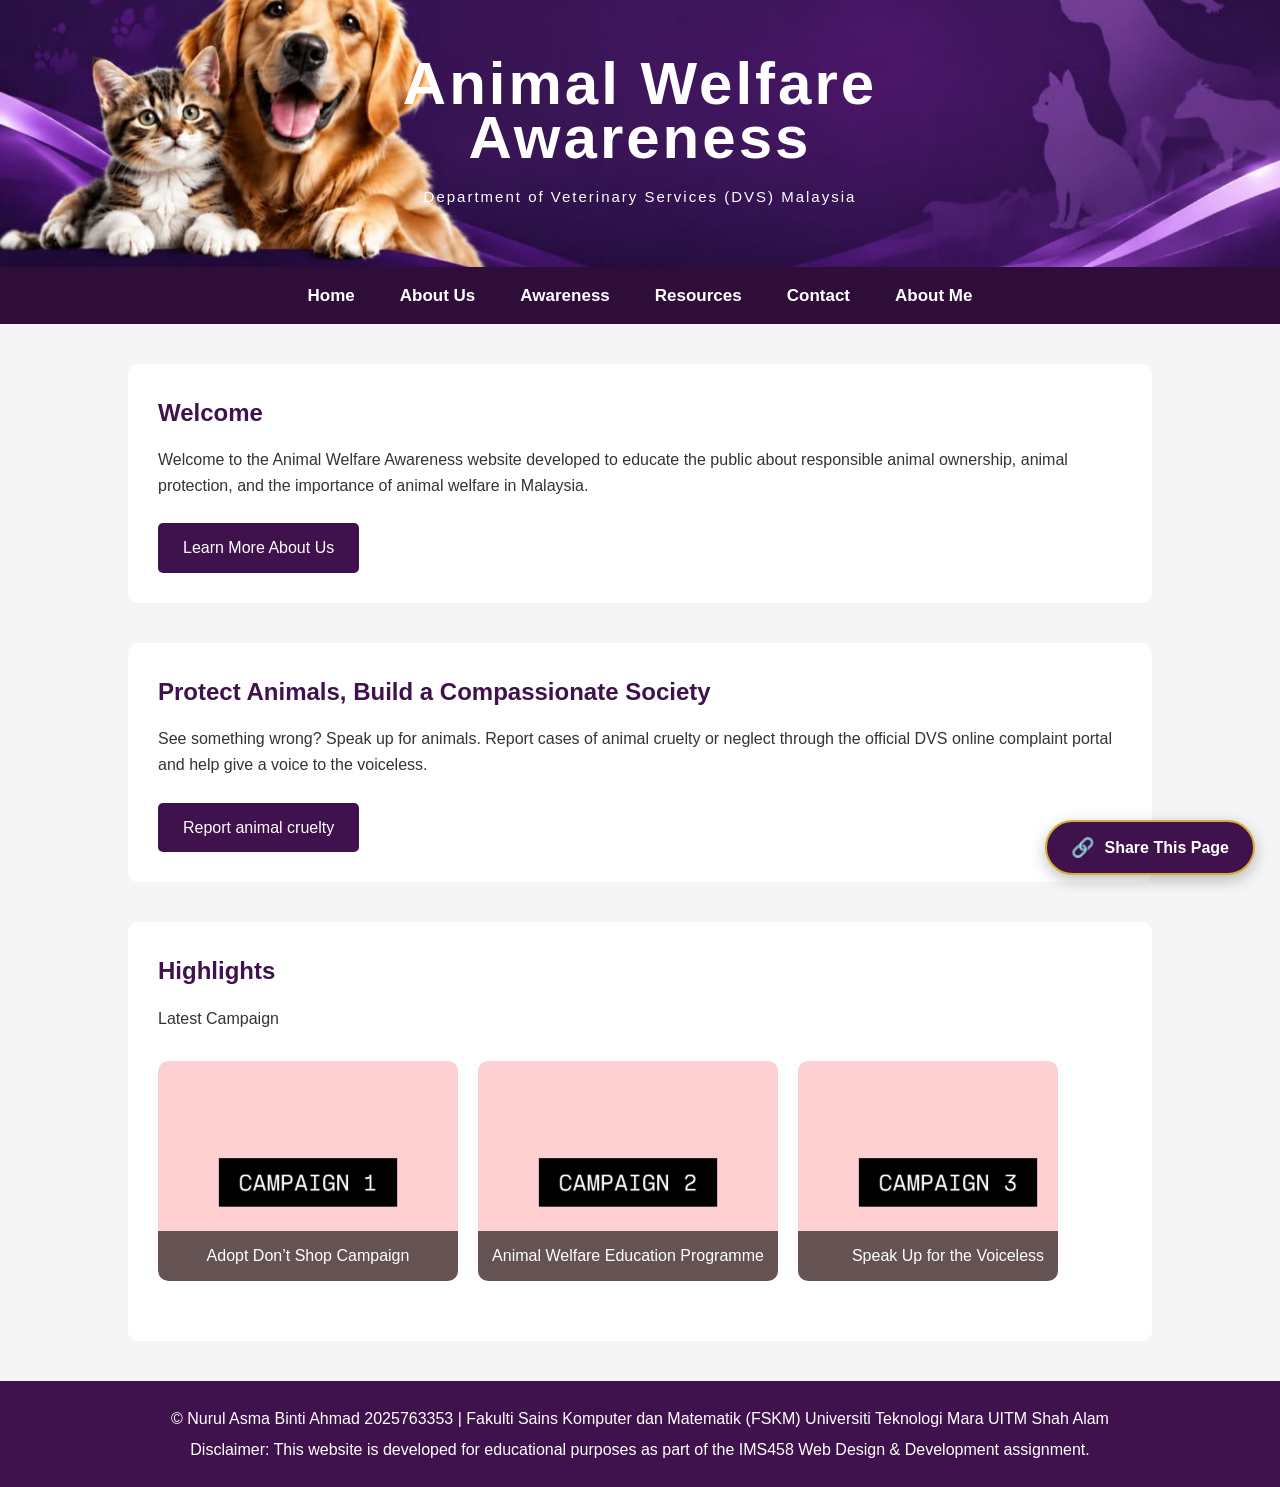
<file: index.html>
<!DOCTYPE html>
<html lang="en">

<head>
    <meta charset="UTF-8">
    <meta name="viewport" content="width=device-width, initial-scale=1.0">
    <title>Animal Welfare Awareness | Department of Veterinary Services Malaysia</title>

    <!-- External CSS -->
    <link rel="stylesheet" href="css/style.css">
</head>

<body>

    <!-- ================= HEADER ================= -->

<header class="banner">

    <img src="images/animal-banner.png" 
         alt="Animal Welfare Awareness Banner">

<div class="banner-text">

        <h1>Animal Welfare<br> 
            Awareness
</h1>

        <p>Department of Veterinary Services (DVS) Malaysia</p>

    </div>

</header>

    <!-- ================= NAVIGATION ================= -->

    <nav>

        <a href="index.html">Home</a>

        <a href="aboutus.html">About Us</a>

        <a href="awareness.html">Awareness</a>

        <a href="resources.html">Resources</a>

        <a href="contact.html">Contact</a>
        
        <a href="aboutme.html">About Me</a>

    </nav>

<!-- ================= INTRODUCTION ================= -->

    <section>

        <h2>Welcome</h2>

        <p>
            Welcome to the Animal Welfare Awareness website developed to
            educate the public about responsible animal ownership, animal
            protection, and the importance of animal welfare in Malaysia.
        </p>

        <a href="https://www.dvs.gov.my/" target="_blank">
                 Learn More About Us
        </a>
   
    </section>

 <!-- ================= HERO SECTION ================= -->

    <section>

        <h2>Protect Animals, Build a Compassionate Society</h2>

        <p>
	    See something wrong? Speak up for animals. Report cases of animal cruelty or 	    neglect through the official DVS online complaint portal and help give a voice 	    to the voiceless.
        </p>

        <a href="https://awa.dvs.gov.my/" target="_blank">
	         Report animal cruelty</a>

    </section>

    <!-- ================= HIGHLIGHTS ================= -->


<section class="highlights">

    <h2>Highlights</h2>

    <p>Latest Campaign</p>

    <div class="slider">

        <div class="slides">

            <div class="slide">
                <img src="images/campaign1.jpg" alt="Campaign 1">
                <div class="caption">Adopt Don’t Shop Campaign</div>
            </div>

            <div class="slide">
                <img src="images/campaign2.jpg" alt="Campaign 2">
                <div class="caption">Animal Welfare Education Programme</div>
            </div>

            <div class="slide">
                <img src="images/campaign3.jpg" alt="Campaign 3">
                <div class="caption">Speak Up for the Voiceless</div>
            </div>

            <div class="slide">
                <img src="images/campaign4.jpg" alt="Campaign 4">
                <div class="caption">Stop Animal Cruelty Today Campaign</div>
            </div>

        </div>

    </div>

</section>

    <!-- ================= FOOTER ================= -->

    <footer>

        <p>
            © Nurul Asma Binti Ahmad 2025763353 | Fakulti Sains Komputer dan Matematik (FSKM) Universiti Teknologi Mara UITM Shah Alam
        </p>

        <p>
            Disclaimer: This website is developed for educational purposes
            as part of the IMS458 Web Design & Development assignment.
        </p>

    </footer>

<!-- ================= SHARE BUTTON ================= -->

<div class="share-widget">

    <div
        id="share-menu"
        class="share-menu"
        aria-hidden="true"
    >

        <button
            id="share-whatsapp"
            class="share-option"
            type="button"
        >
            WhatsApp
        </button>

        <button
            id="share-facebook"
            class="share-option"
            type="button"
        >
            Facebook
        </button>

        <button
            id="share-email"
            class="share-option"
            type="button"
        >
            Email
        </button>

        <button
            id="copy-page-link"
            class="share-option"
            type="button"
        >
            Copy Link
        </button>

    </div>


    <p
        id="share-status"
        class="share-status"
        aria-live="polite">
    </p>


    <button
        id="share-page-button"
        class="share-page-button"
        type="button"
        aria-expanded="false"
        aria-controls="share-menu"
    >
        <span class="share-button-icon">
            🔗
        </span>

        Share This Page
    </button>

</div>


<script src="js/share.js"></script>
</file>
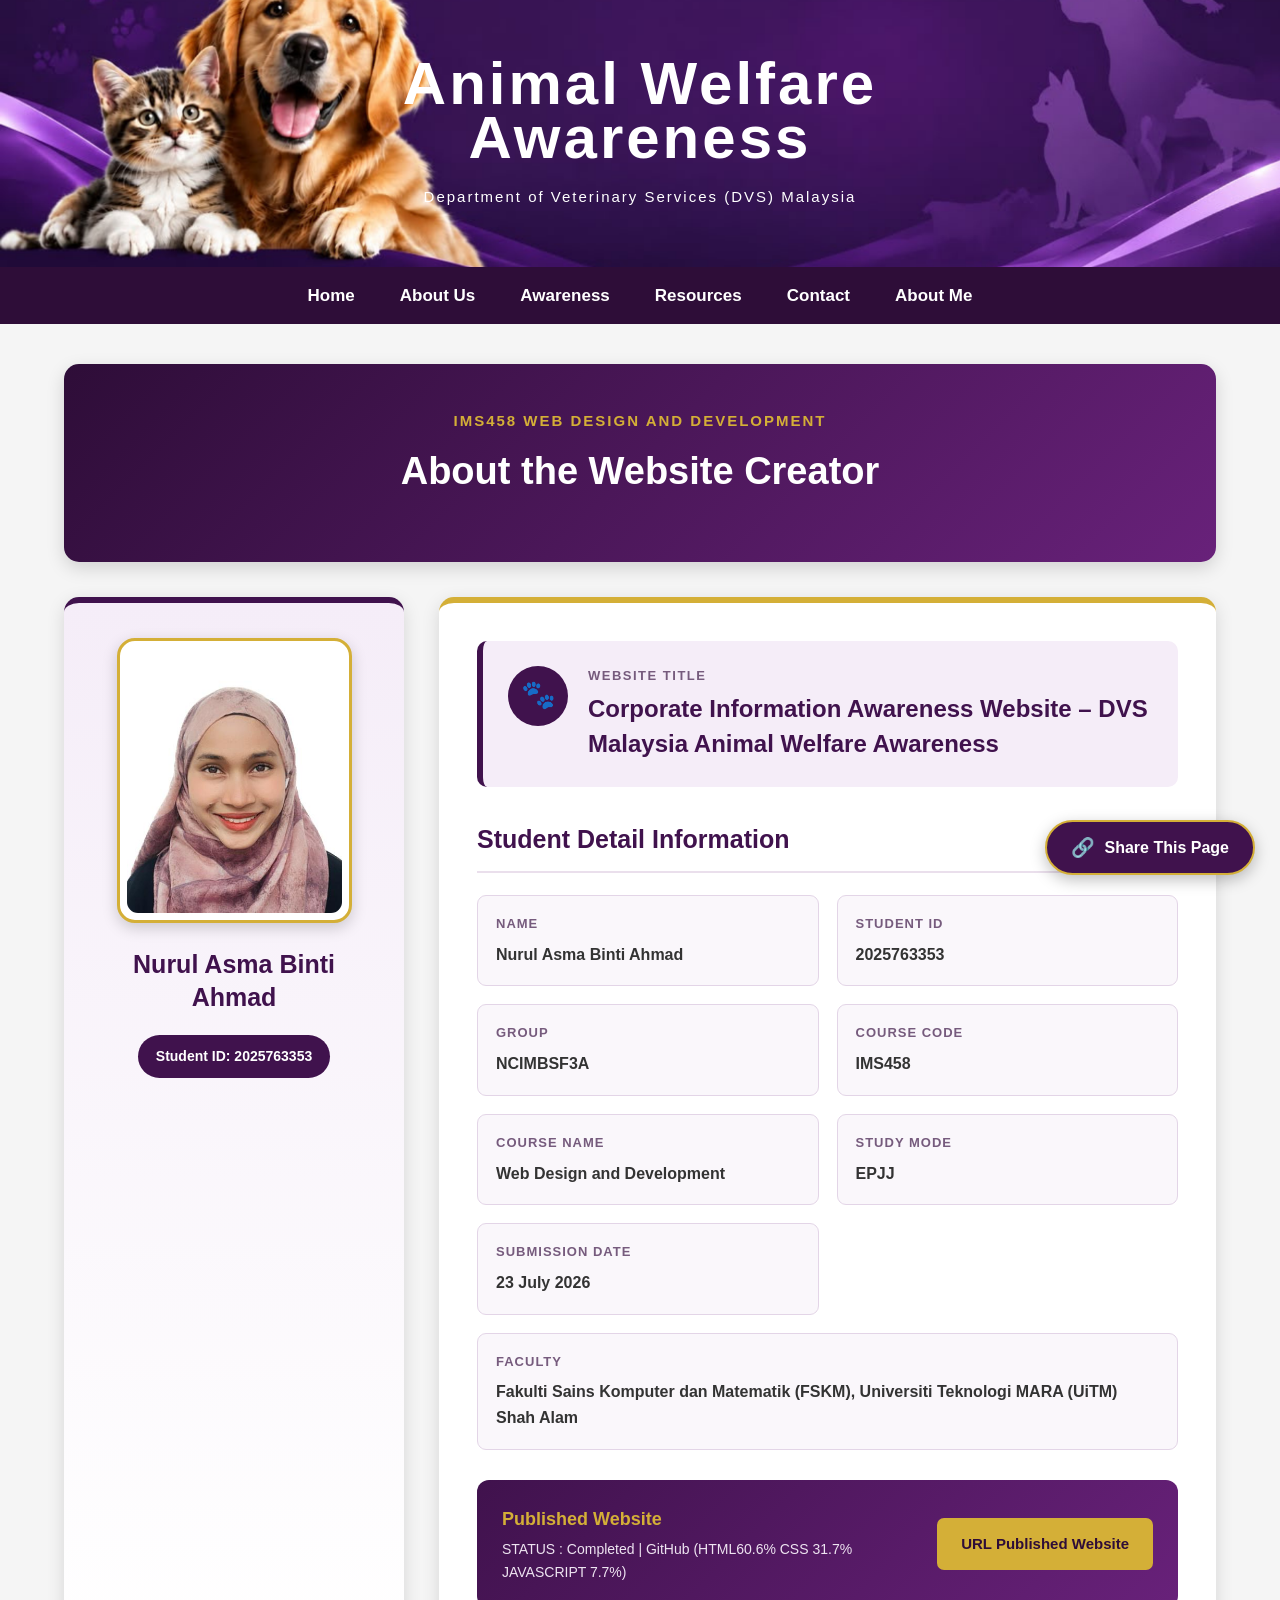
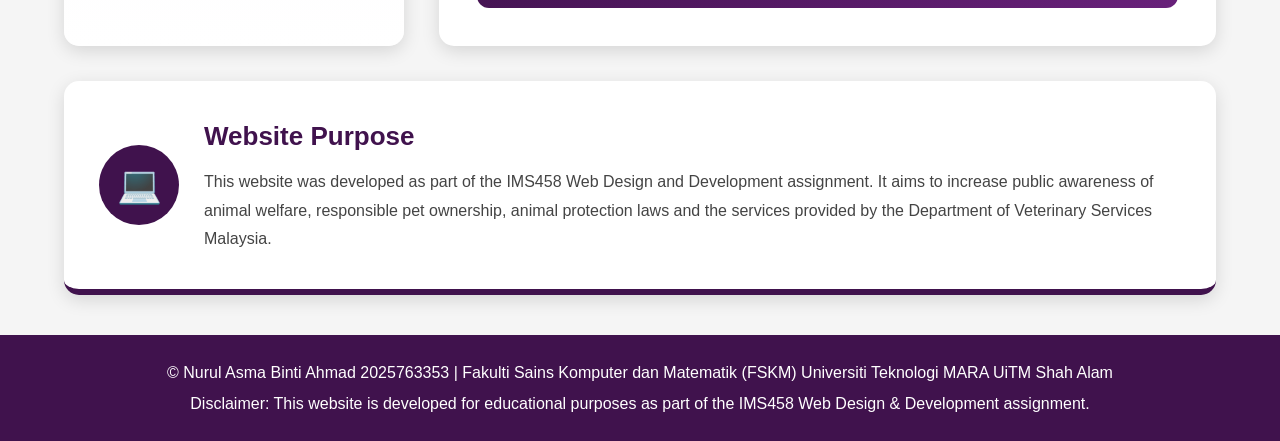
<file: aboutme.html>
<!DOCTYPE html>
<html lang="en">

<head>

    <meta charset="UTF-8">

    <meta
        name="viewport"
        content="width=device-width, initial-scale=1.0"
    >

    <title>About Me | DVS Malaysia Animal Welfare Awareness</title>

    <!-- External CSS -->
    <link rel="stylesheet" href="css/style.css">

</head>


<body>


    <!-- ================= HEADER ================= -->

    <header class="banner">

    <img
        src="images/animal-banner.png"
        alt="Animal Welfare Awareness Banner"
    >

    <div class="banner-text">

            <h1>
                Animal Welfare<br>
                Awareness
            </h1>

            <p>
                Department of Veterinary Services (DVS) Malaysia
            </p>

        </div>

    </header>


    <!-- ================= NAVIGATION ================= -->

    <nav>

        <a href="index.html">
            Home
        </a>

        <a href="aboutus.html">
            About Us
        </a>

        <a href="awareness.html">
            Awareness
        </a>

        <a href="resources.html">
            Resources
        </a>

        <a href="contact.html">
            Contact
        </a>

        <a href="aboutme.html">
           About Me
        </a>

    </nav>


    <!-- ================= ABOUT ME PAGE ================= -->

    <main class="aboutme-page">


        <!-- PAGE HEADING -->

        <div class="aboutme-heading">

            <p class="aboutme-small-title">
                IMS458 Web Design and Development
            </p>

            <h2>
                About the Website Creator
            </h2>

        </div>


        <!-- PROFILE AND INFORMATION -->

        <div class="aboutme-profile-container">


            <!-- PROFILE IMAGE -->

            <div class="aboutme-photo-card">

                <div class="aboutme-photo-frame">

                    <img
                        src="images/nurulasma.jpeg"
                        alt="Nurul Asma Binti Ahmad"
                    >

                </div>

                <h2>
                    Nurul Asma Binti Ahmad
                </h2>

                </p>

                <div class="aboutme-student-badge">
                    Student ID: 2025763353
                </div>

            </div>


            <!-- PROJECT INFORMATION -->

            <div class="aboutme-information-card">

                <div class="aboutme-project-title">

                    <span class="aboutme-project-icon">
                        🐾
                    </span>

                    <div>

                        <p>
                            Website Title
                        </p>

                        <h1>
                            Corporate Information Awareness Website –
                            DVS Malaysia Animal Welfare Awareness
                        </h1>

                    </div>

                </div>


                <h2 class="aboutme-section-title">
                    Student Detail Information
                </h2>


                <dl class="aboutme-details">


                    <div class="aboutme-detail-item">

                        <dt>
                            Name
                        </dt>

                        <dd>
                            Nurul Asma Binti Ahmad
                        </dd>

                    </div>


                    <div class="aboutme-detail-item">

                        <dt>
                            Student ID
                        </dt>

                        <dd>
                            2025763353
                        </dd>

                    </div>


                    <div class="aboutme-detail-item">

                        <dt>
                            Group
                        </dt>

                        <dd>
                            NCIMBSF3A
                        </dd>

                    </div>


                    <div class="aboutme-detail-item">

                        <dt>
                            Course Code
                        </dt>

                        <dd>
                            IMS458
                        </dd>

                    </div>


                    <div class="aboutme-detail-item">

                        <dt>
                            Course Name
                        </dt>

                        <dd>
                            Web Design and Development
                        </dd>

                    </div>


                    <div class="aboutme-detail-item">

                        <dt>
                            Study Mode
                        </dt>

                        <dd>
                            EPJJ
                        </dd>

                    </div>


                    <div class="aboutme-detail-item">

                        <dt>
                            Submission Date
                        </dt>

                        <dd>
                            23 July 2026
                        </dd>

                    </div>


                    <div class="aboutme-detail-item aboutme-full-width">

                        <dt>
                            Faculty
                        </dt>

                        <dd>
                            Fakulti Sains Komputer dan Matematik (FSKM),
                            Universiti Teknologi MARA (UiTM) Shah Alam
                        </dd>

                    </div>


                </dl>


                <!-- PUBLISHED WEBSITE -->

                <div class="aboutme-published-section">

                    <div>

                        <p class="aboutme-published-label">
                            Published Website
                        </p>

                        <p class="aboutme-published-description">
                            STATUS : Completed | GitHub (HTML60.6% CSS 31.7% JAVASCRIPT 7.7%)
                          
                        </p>

                    </div>

                    <a
                        class="aboutme-published-link"
                        href="https://nurulasma1996.github.io/animal-welfare-awareness/"
                        target="_blank"
                        rel="noopener noreferrer"
                    >
                        URL Published Website
                    </a>

                </div>


            </div>


        </div>


        <!-- WEBSITE PURPOSE -->

        <div class="aboutme-purpose-card">

            <div class="aboutme-purpose-icon">
                💻
            </div>

            <div>

                <h2>
                    Website Purpose
                </h2>

                <p>
                    This website was developed as part of the IMS458
                    Web Design and Development assignment. It aims to
                    increase public awareness of animal welfare,
                    responsible pet ownership, animal protection laws
                    and the services provided by the Department of
                    Veterinary Services Malaysia.
                </p>

            </div>

        </div>


    </main>


    <!-- ================= FOOTER ================= -->

    <footer>

        <p>
            © Nurul Asma Binti Ahmad 2025763353 |
            Fakulti Sains Komputer dan Matematik (FSKM)
            Universiti Teknologi MARA UiTM Shah Alam
        </p>

        <p>
            Disclaimer: This website is developed for educational
            purposes as part of the IMS458 Web Design &amp;
            Development assignment.
        </p>

    </footer>


</body>

</html>


<!-- ================= SHARE BUTTON ================= -->

<div class="share-widget">

    <div
        id="share-menu"
        class="share-menu"
        aria-hidden="true"
    >

        <button
            id="share-whatsapp"
            class="share-option"
            type="button"
        >
            WhatsApp
        </button>

        <button
            id="share-facebook"
            class="share-option"
            type="button"
        >
            Facebook
        </button>

        <button
            id="share-email"
            class="share-option"
            type="button"
        >
            Email
        </button>

        <button
            id="copy-page-link"
            class="share-option"
            type="button"
        >
            Copy Link
        </button>

    </div>


    <p
        id="share-status"
        class="share-status"
        aria-live="polite">
    </p>


    <button
        id="share-page-button"
        class="share-page-button"
        type="button"
        aria-expanded="false"
        aria-controls="share-menu"
    >
        <span class="share-button-icon">
            🔗
        </span>

        Share This Page
    </button>

</div>


<script src="js/share.js"></script>
</file>
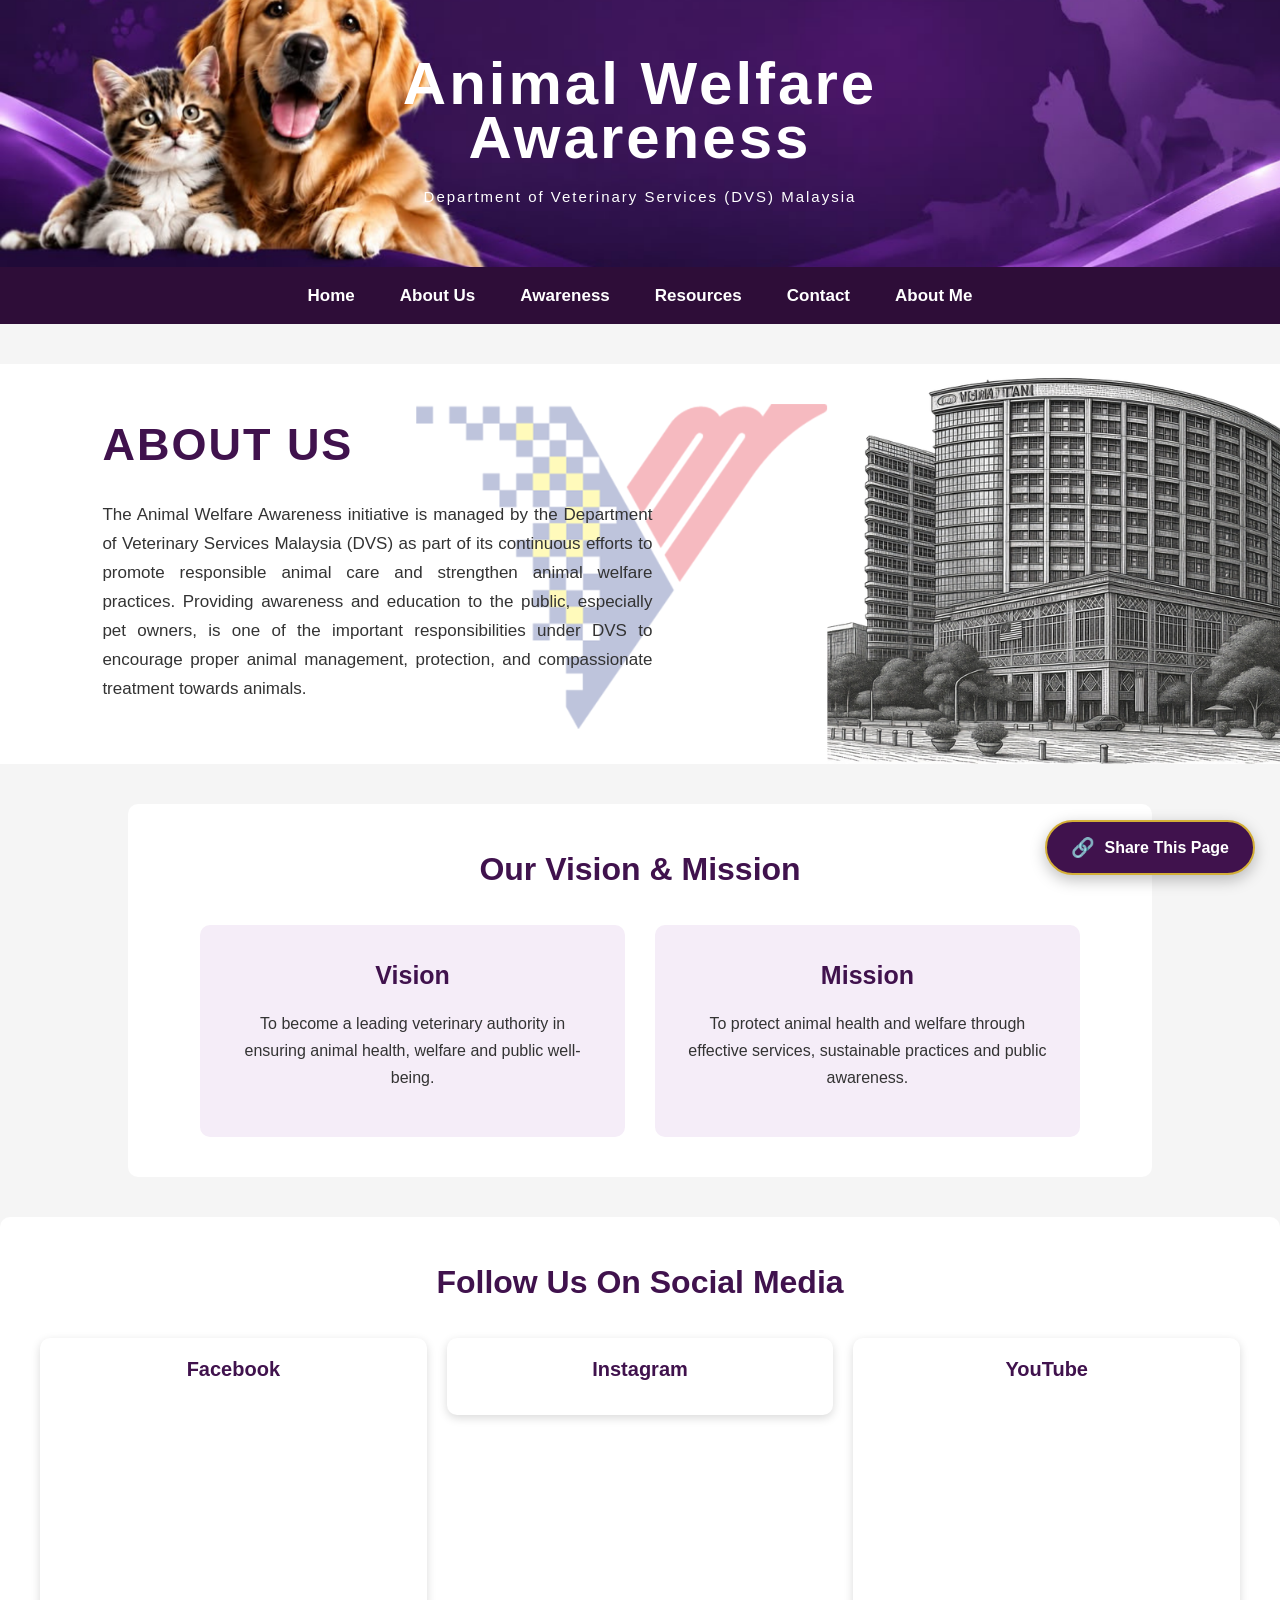
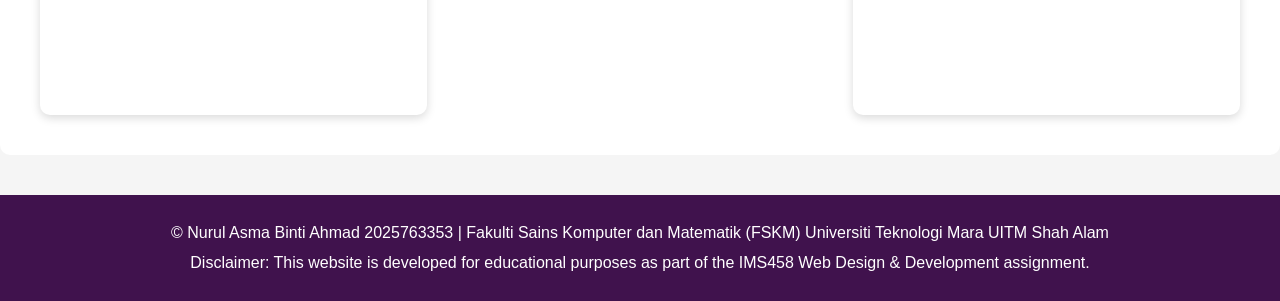
<file: aboutus.html>
<!DOCTYPE html>
<html lang="en">

<head>

    <meta charset="UTF-8">

    <meta name="viewport" content="width=device-width, initial-scale=1.0">

    <title>About Us | DVS Malaysia</title>

    <!-- External CSS -->
    <link rel="stylesheet" href="css/style.css">

</head>


<body>


<!-- ================= HEADER ================= -->

<header class="banner">

    <img src="images/animal-banner.png" 
         alt="Animal Welfare Awareness Banner">


    <div class="banner-text">

        <h1>
            Animal Welfare<br>
            Awareness
        </h1>

        <p>
            Department of Veterinary Services (DVS) Malaysia
        </p>

    </div>

</header>



<!-- ================= NAVIGATION ================= -->

<nav>

    <a href="index.html">Home</a>

    <a href="aboutus.html">About Us</a>

    <a href="awareness.html">Awareness</a>

    <a href="resources.html">Resources</a>

    <a href="contact.html">Contact</a>

    <a href="aboutme.html">About Me</a>

</nav>




<!-- ================= ABOUT BANNER ================= -->


<section class="about-banner">

    <div class="about-content">

        <h2>ABOUT US</h2>

        <p>
        The Animal Welfare Awareness initiative is managed by the Department of Veterinary 	Services Malaysia (DVS) as part of its continuous efforts to promote responsible 	animal care and strengthen animal welfare practices. Providing awareness and 	education to the public, especially pet owners, is one of the important 	responsibilities under DVS to encourage proper animal management, protection, and 	compassionate treatment towards animals.
        </p>

    </div>

</section>





<!-- ================= VISION & MISSION ================= -->


<section class="vision-mission">


<h2>Our Vision & Mission</h2>


<div class="vm-container">



<div class="vm-box">


<h3>Vision</h3>


<p>
To become a leading veterinary authority in ensuring 
animal health, welfare and public well-being.
</p>


</div>




<div class="vm-box">


<h3>Mission</h3>


<p>
To protect animal health and welfare through effective
services, sustainable practices and public awareness.
</p>


</div>



</div>


</section>





<!-- ================= SOCIAL MEDIA ================= -->

<section class="social-feed">

    <h2>Follow Us On Social Media</h2>

    <div class="social-wrapper">


        <!-- FACEBOOK -->

        <div class="social-card">

            <h3>Facebook</h3>

            <iframe
                class="facebook-embed"
                src="https://www.facebook.com/plugins/page.php?href=https%3A%2F%2Fwww.facebook.com%2Fveterinarmalaysia&tabs=timeline&width=470&height=300&small_header=false&adapt_container_width=true&hide_cover=false&show_facepile=true"
                scrolling="no"
                allowfullscreen
                allow="autoplay; clipboard-write; encrypted-media; picture-in-picture; web-share">
            </iframe>

        </div>


        <!-- INSTAGRAM -->

        <div class="social-card">

            <h3>Instagram</h3>

            <blockquote
                class="instagram-media"
                data-instgrm-permalink="https://www.instagram.com/reel/CqZDgfbge-A/?utm_source=ig_web_copy_link"
                data-instgrm-version="14">
            </blockquote>

        </div>


        <!-- YOUTUBE -->

        <div class="social-card">

            <h3>YouTube</h3>

            <iframe
                class="youtube-embed"
                src="https://www.youtube.com/embed/_wU-9t2DVwg"
                title="DVS Malaysia"
                allow="accelerometer; autoplay; clipboard-write; encrypted-media; gyroscope; picture-in-picture; web-share"
                referrerpolicy="strict-origin-when-cross-origin"
                allowfullscreen>
            </iframe>

        </div>

    </div>

</section>

<!-- ================= FOOTER ================= -->


<footer>


<p>
© Nurul Asma Binti Ahmad 2025763353 | Fakulti Sains Komputer dan Matematik (FSKM) Universiti Teknologi Mara UITM Shah Alam
</p>



<p>
Disclaimer: This website is developed for educational purposes
as part of the IMS458 Web Design & Development assignment.
</p>


</footer>

<script async src="https://www.instagram.com/embed.js"></script>


<!-- ================= SHARE BUTTON ================= -->

<div class="share-widget">

    <div
        id="share-menu"
        class="share-menu"
        aria-hidden="true"
    >

        <button
            id="share-whatsapp"
            class="share-option"
            type="button"
        >
            WhatsApp
        </button>

        <button
            id="share-facebook"
            class="share-option"
            type="button"
        >
            Facebook
        </button>

        <button
            id="share-email"
            class="share-option"
            type="button"
        >
            Email
        </button>

        <button
            id="copy-page-link"
            class="share-option"
            type="button"
        >
            Copy Link
        </button>

    </div>


    <p
        id="share-status"
        class="share-status"
        aria-live="polite">
    </p>


    <button
        id="share-page-button"
        class="share-page-button"
        type="button"
        aria-expanded="false"
        aria-controls="share-menu"
    >
        <span class="share-button-icon">
            🔗
        </span>

        Share This Page
    </button>

</div>


<script src="js/share.js"></script>
</file>
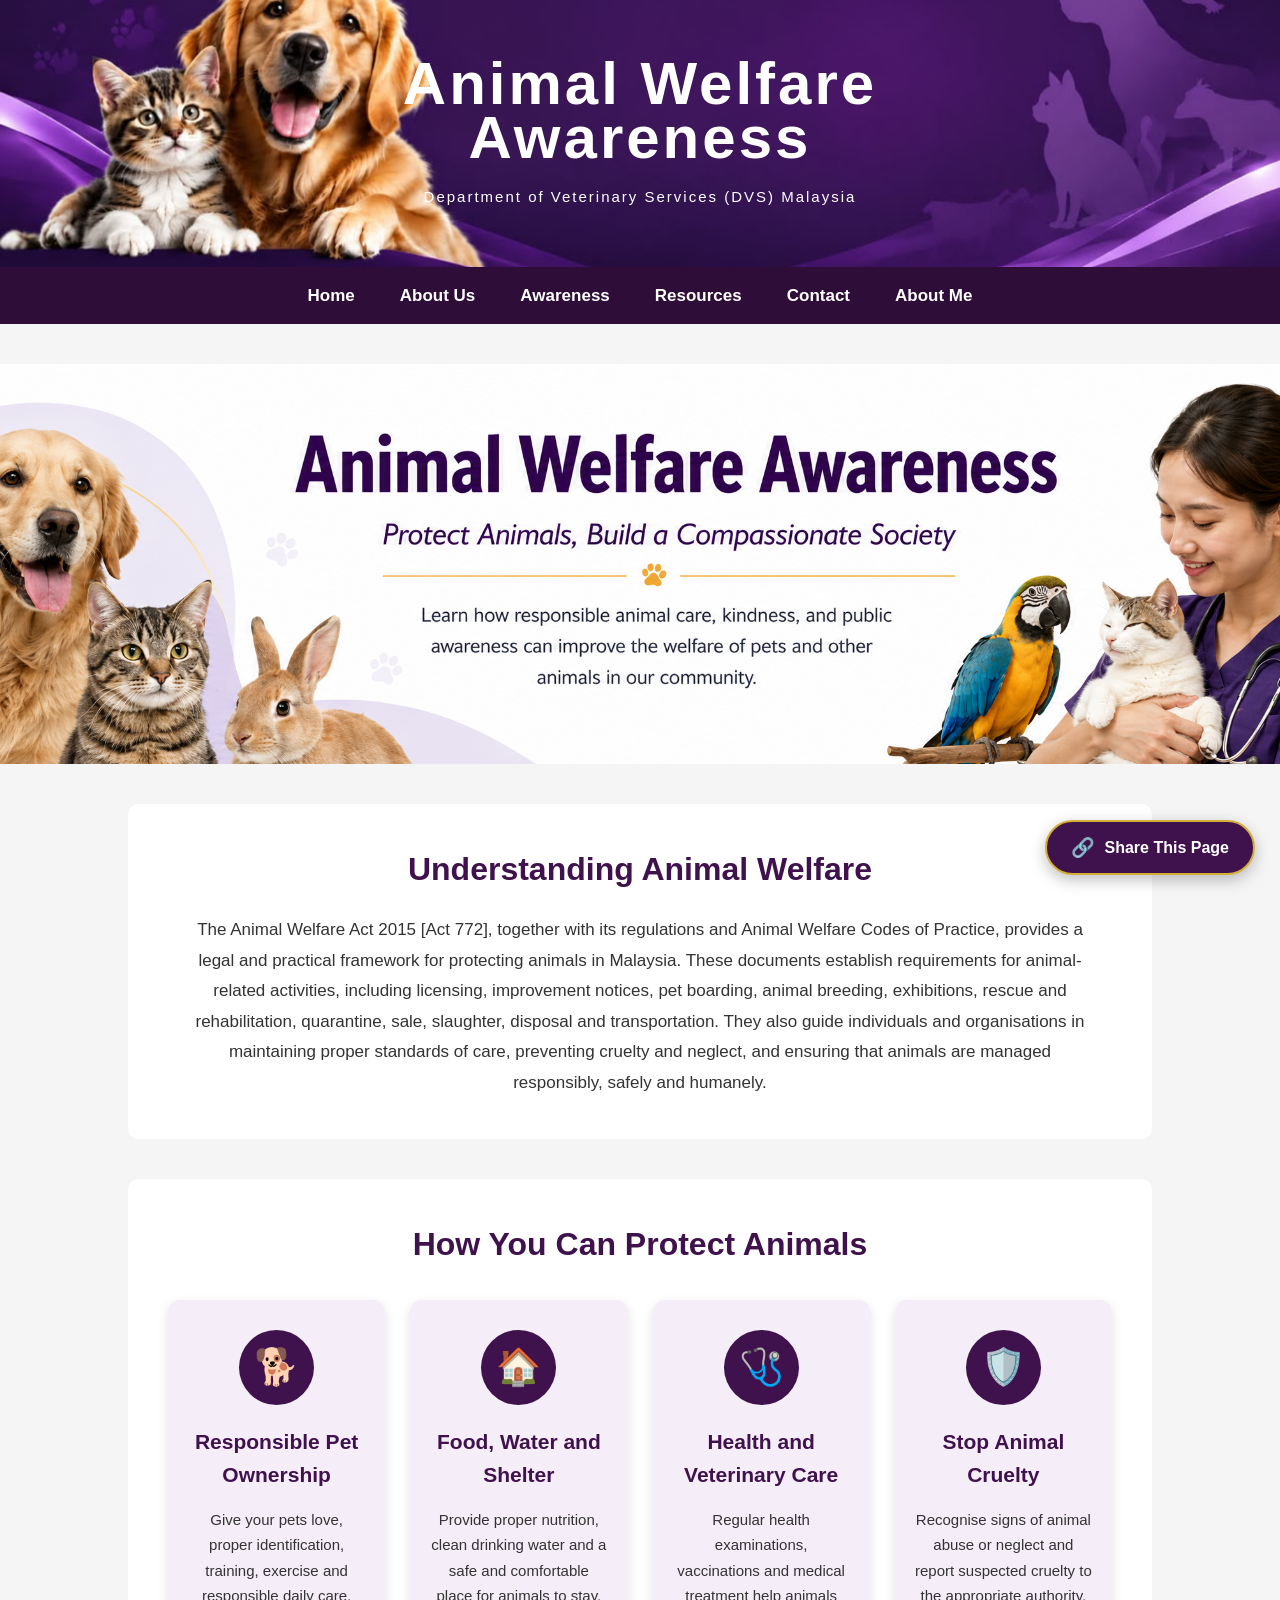
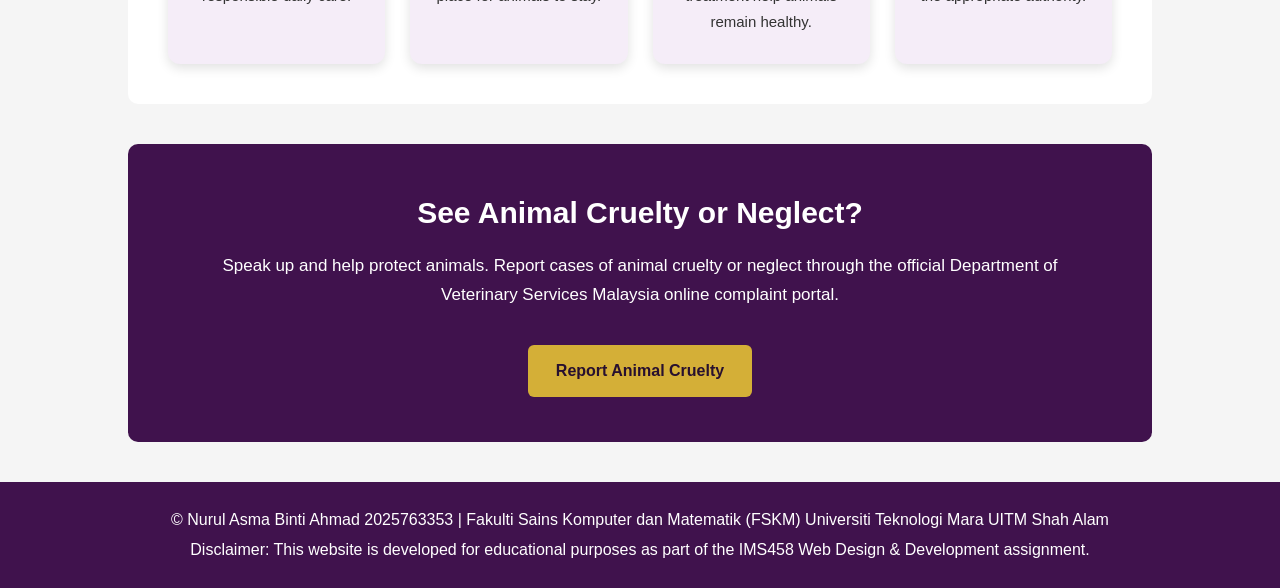
<file: awareness.html>
<!DOCTYPE html>
<html lang="en">

<head>

    <meta charset="UTF-8">

    <meta
        name="viewport"
        content="width=device-width, initial-scale=1.0"
    >

    <title>Awareness | DVS Malaysia</title>

    <!-- External CSS -->
    <link rel="stylesheet" href="css/style.css">


   <head>

    <meta charset="UTF-8">

    <meta
        name="viewport"
        content="width=device-width, initial-scale=1.0"
    >

    <title>Awareness | DVS Malaysia</title>

    <link rel="stylesheet" href="css/style.css">

</head>


<body>


    <!-- =====================================
         EXISTING WEBSITE HEADER
    ===================================== -->

    <header class="banner">

        <img
            src="images/animal-banner.png"
            alt="Animal Welfare Awareness Banner"
        >

        <div class="banner-text">

            <h1>
                Animal Welfare<br>
                Awareness
            </h1>

            <p>
                Department of Veterinary Services (DVS) Malaysia
            </p>

        </div>

    </header>


    <!-- =====================================
         EXISTING NAVIGATION
    ===================================== -->

    <nav>

        <a href="index.html">
            Home
        </a>

        <a href="aboutus.html">
            About Us
        </a>

        <a href="awareness.html">
            Awareness
        </a>

        <a href="resources.html">
            Resources
        </a>

        <a href="contact.html">
            Contact
        </a>

        <a href="aboutme.html">
            About Me
        </a>

    </nav>


    <!-- =====================================
         NEW AWARENESS BANNER BELOW NAVIGATION
    ===================================== -->

    <section class="awareness-page-banner">

        <img
            src="images/bannerawareness.png"
            alt="Protect Animals, Build a Compassionate Society"
        >

    </section>


    <!-- =====================================
         AWARENESS INTRODUCTION
    ===================================== -->

    <section class="awareness-introduction">

        <h2>
            Understanding Animal Welfare
        </h2>

        <p>
            The Animal Welfare Act 2015 [Act 772], together with its regulations and Animal 	    Welfare Codes of Practice, provides a legal and practical framework for 	   	    protecting animals in Malaysia. These documents establish requirements for     
            animal-related activities, including licensing, improvement notices, pet   
            boarding, animal breeding, exhibitions, rescue and rehabilitation, quarantine,   
            sale, slaughter, disposal and transportation. They also guide individuals and 
            organisations in maintaining proper standards of care, preventing cruelty and 
            neglect, and ensuring that animals are managed responsibly, safely and 
            humanely.
        </p>

    </section>


    <!-- =====================================
         ANIMAL WELFARE INFORMATION
    ===================================== -->

    <section class="awareness-information">

        <h2>
            How You Can Protect Animals
        </h2>

        <div class="awareness-card-container">


            <!-- CARD 1 -->

            <div class="awareness-card">

                <div class="awareness-card-icon">
                    🐕
                </div>

                <h3>
                    Responsible Pet Ownership
                </h3>

                <p>
                    Give your pets love, proper identification,
                    training, exercise and responsible daily care.
                </p>

            </div>


            <!-- CARD 2 -->

            <div class="awareness-card">

                <div class="awareness-card-icon">
                    🏠
                </div>

                <h3>
                    Food, Water and Shelter
                </h3>

                <p>
                    Provide proper nutrition, clean drinking water
                    and a safe and comfortable place for animals
                    to stay.
                </p>

            </div>


            <!-- CARD 3 -->

            <div class="awareness-card">

                <div class="awareness-card-icon">
                    🩺
                </div>

                <h3>
                    Health and Veterinary Care
                </h3>

                <p>
                    Regular health examinations, vaccinations and
                    medical treatment help animals remain healthy.
                </p>

            </div>


            <!-- CARD 4 -->

            <div class="awareness-card">

                <div class="awareness-card-icon">
                    🛡️
                </div>

                <h3>
                    Stop Animal Cruelty
                </h3>

                <p>
                    Recognise signs of animal abuse or neglect and
                    report suspected cruelty to the appropriate
                    authority.
                </p>

            </div>


        </div>

    </section>


    <!-- =====================================
         REPORT ANIMAL CRUELTY
    ===================================== -->

    <section class="report-cruelty">

        <h2>
            See Animal Cruelty or Neglect?
        </h2>

        <p>
            Speak up and help protect animals. Report cases of
            animal cruelty or neglect through the official
            Department of Veterinary Services Malaysia online
            complaint portal.
        </p>

        <a
            class="report-button"
            href="https://awa.dvs.gov.my/"
            target="_blank"
            rel="noopener noreferrer"
        >
            Report Animal Cruelty
        </a>

    </section>


    <!-- =====================================
         EXISTING FOOTER
    ===================================== -->

    <footer>

        <p>
            © Nurul Asma Binti Ahmad 2025763353 |
            Fakulti Sains Komputer dan Matematik (FSKM)
            Universiti Teknologi Mara UITM Shah Alam
        </p>

        <p>
            Disclaimer: This website is developed for educational
            purposes as part of the IMS458 Web Design &amp;
            Development assignment.
        </p>

    </footer>

<!-- ================= SHARE BUTTON ================= -->

<div class="share-widget">

    <div
        id="share-menu"
        class="share-menu"
        aria-hidden="true"
    >

        <button
            id="share-whatsapp"
            class="share-option"
            type="button"
        >
            WhatsApp
        </button>

        <button
            id="share-facebook"
            class="share-option"
            type="button"
        >
            Facebook
        </button>

        <button
            id="share-email"
            class="share-option"
            type="button"
        >
            Email
        </button>

        <button
            id="copy-page-link"
            class="share-option"
            type="button"
        >
            Copy Link
        </button>

    </div>


    <p
        id="share-status"
        class="share-status"
        aria-live="polite">
    </p>


    <button
        id="share-page-button"
        class="share-page-button"
        type="button"
        aria-expanded="false"
        aria-controls="share-menu"
    >
        <span class="share-button-icon">
            🔗
        </span>

        Share This Page
    </button>

</div>


<script src="js/share.js"></script>
</file>
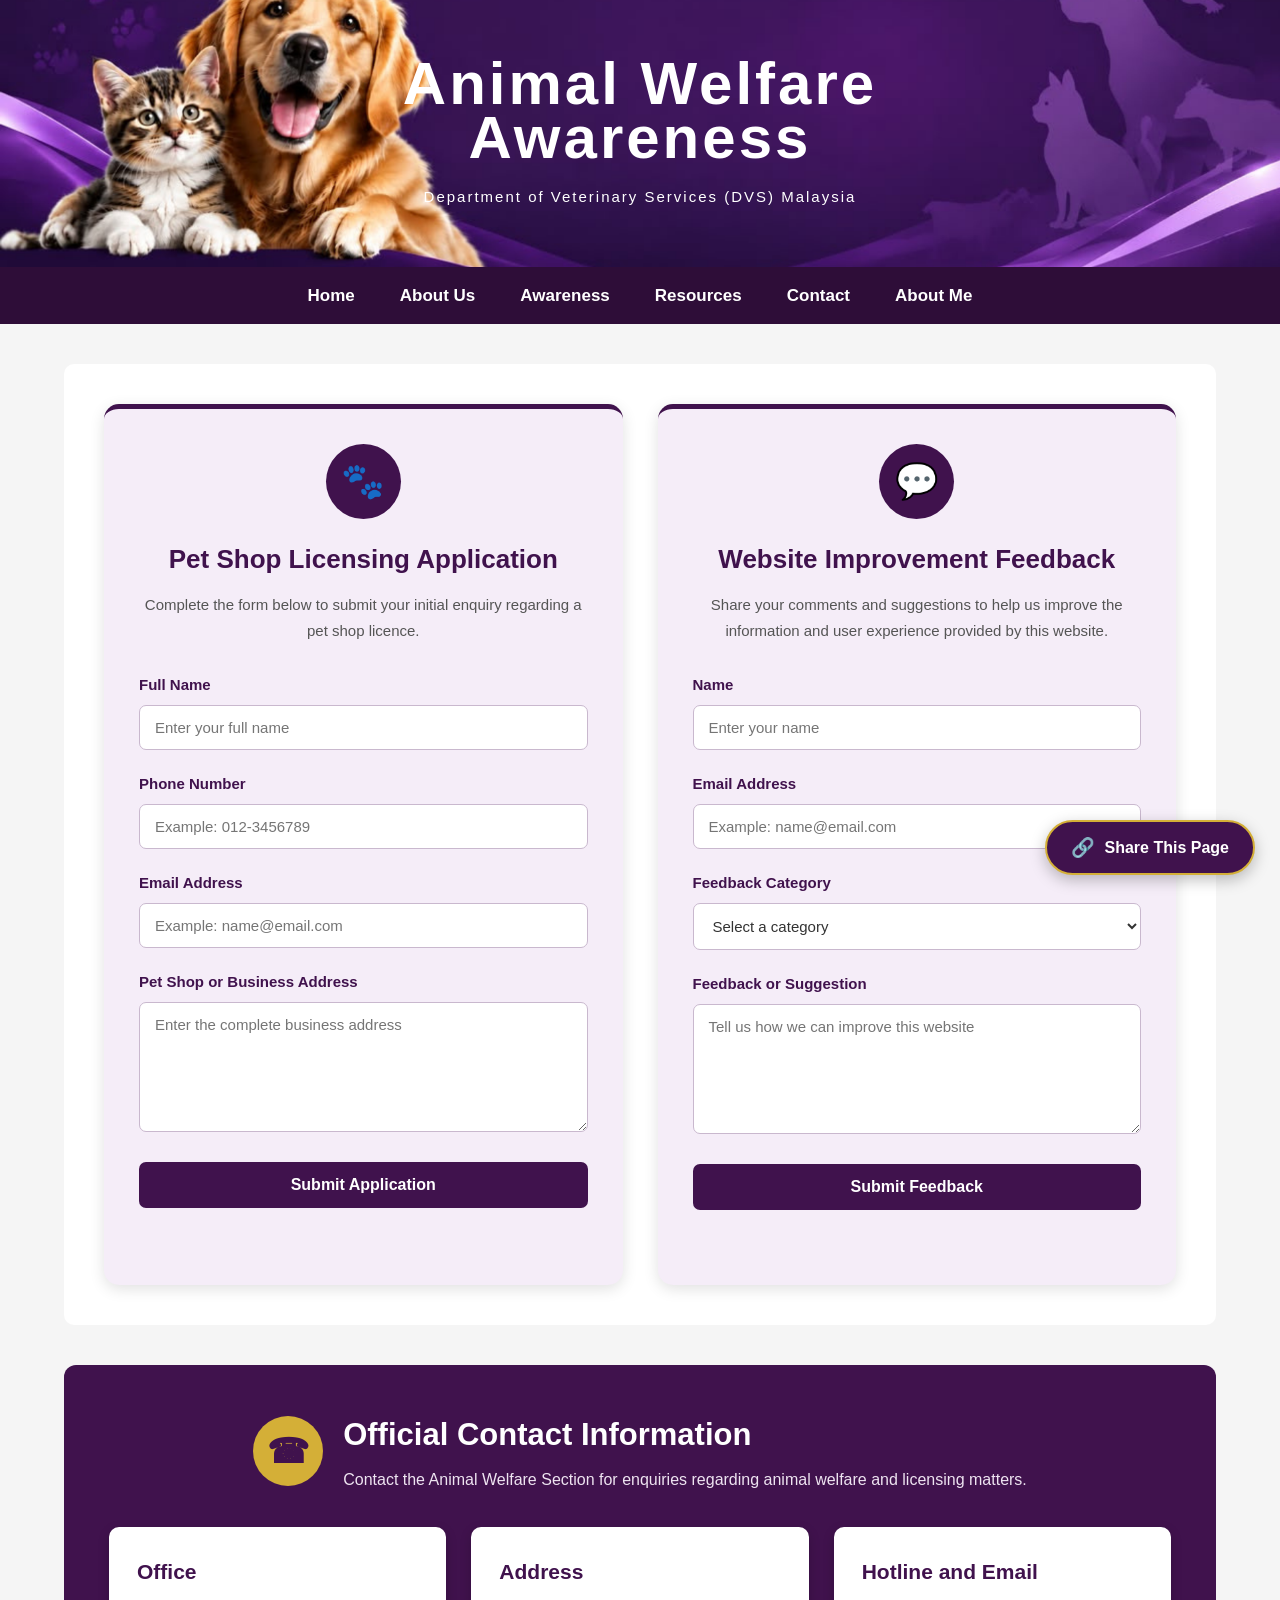
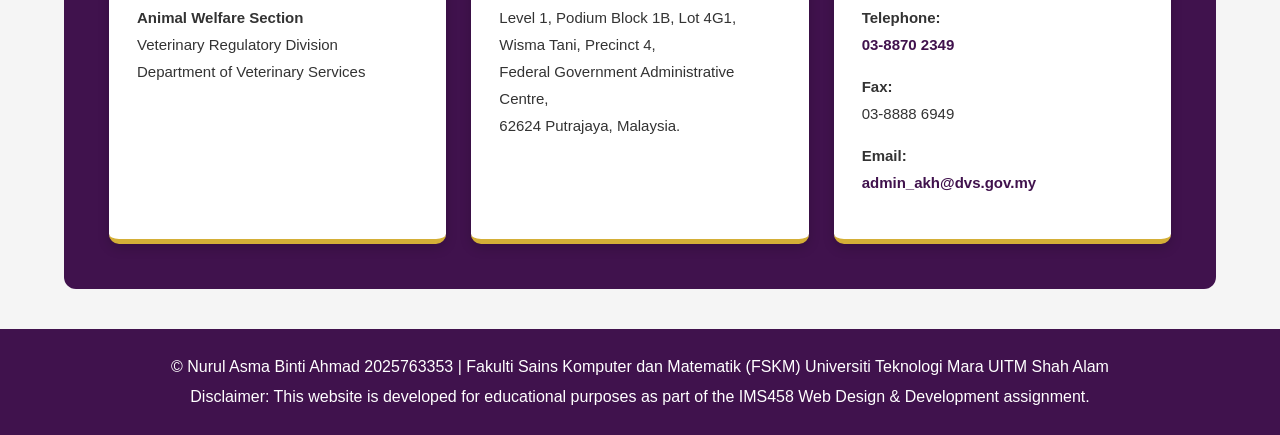
<file: contact.html>
<!DOCTYPE html>
<html lang="en">

<head>

    <meta charset="UTF-8">

    <meta
        name="viewport"
        content="width=device-width, initial-scale=1.0"
    >

    <title>Contact Us | DVS Malaysia</title>

    <!-- External CSS -->
    <link rel="stylesheet" href="css/style.css">

</head>


<body>


    <!-- ================= HEADER ================= -->

    <header class="banner">

        <img
            src="images/animal-banner.png"
            alt="Animal Welfare Awareness Banner"
        >

        <div class="banner-text">

            <h1>
                Animal Welfare<br>
                Awareness
            </h1>

            <p>
                Department of Veterinary Services (DVS) Malaysia
            </p>

        </div>

    </header>


    <!-- ================= NAVIGATION ================= -->

    <nav>

        <a href="index.html">
            Home
        </a>

        <a href="aboutus.html">
            About Us
        </a>

        <a href="awareness.html">
            Awareness
        </a>

        <a href="resources.html">
            Resources
        </a>

        <a href="contact.html">
            Contact
        </a>

       <a href="aboutme.html">
            About Me
        </a>

    </nav>


    <main>


        <!-- ================= FORM CONTAINER ================= -->

        <section class="contact-form-section">

            <div class="contact-form-grid">


                <!-- PET SHOP LICENSING FORM -->

                <div class="contact-form-card">

                    <div class="contact-form-icon">
                        🐾
                    </div>

                    <h2>
                        Pet Shop Licensing Application
                    </h2>

                    <p class="contact-form-description">
                        Complete the form below to submit your initial
                        enquiry regarding a pet shop licence.
                    </p>


                    <form
                        id="petshop-form"
                        class="contact-form"
                        action="https://script.google.com/macros/s/AKfycbwOiQmaRzuX8DFoLPQvXs2bIk2Cx6npEnSY7VwhCeoRMzYx7F6pNPOYiHSn-IoOQxZ15A/exec"
                        method="post"
                        target="google-sheet-response"
                    >

                        <input
                            type="hidden"
                            name="form_type"
                            value="petshop"
                        >


                        <div class="form-group">

                            <label for="applicant-name">
                                Full Name
                            </label>

                            <input
                                type="text"
                                id="applicant-name"
                                name="applicant_name"
                                placeholder="Enter your full name"
                                required
                            >

                        </div>


                        <div class="form-group">

                            <label for="phone-number">
                                Phone Number
                            </label>

                            <input
                                type="tel"
                                id="phone-number"
                                name="phone_number"
                                placeholder="Example: 012-3456789"
                                required
                            >

                        </div>


                        <div class="form-group">

                            <label for="applicant-email">
                                Email Address
                            </label>

                            <input
                                type="email"
                                id="applicant-email"
                                name="applicant_email"
                                placeholder="Example: name@email.com"
                                required
                            >

                        </div>


                        <div class="form-group">

                            <label for="business-address">
                                Pet Shop or Business Address
                            </label>

                            <textarea
                                id="business-address"
                                name="business_address"
                                rows="5"
                                placeholder="Enter the complete business address"
                                required
                            ></textarea>

                        </div>


                        <button
                            class="contact-submit-button"
                            type="submit"
                        >
                            Submit Application
                        </button>


                        <p
                            id="petshop-status"
                            class="form-status"
                            aria-live="polite">
                        </p>

                    </form>

                </div>


                <!-- WEBSITE FEEDBACK FORM -->

                <div class="contact-form-card">

                    <div class="contact-form-icon">
                        💬
                    </div>

                    <h2>
                        Website Improvement Feedback
                    </h2>

                    <p class="contact-form-description">
                        Share your comments and suggestions to help us
                        improve the information and user experience
                        provided by this website.
                    </p>


                    <form
                        id="feedback-form"
                        class="contact-form"
                        action="https://script.google.com/macros/s/AKfycbwOiQmaRzuX8DFoLPQvXs2bIk2Cx6npEnSY7VwhCeoRMzYx7F6pNPOYiHSn-IoOQxZ15A/exec"
                        method="post"
                        target="google-sheet-response"
                    >

                        <input
                            type="hidden"
                            name="form_type"
                            value="feedback"
                        >


                        <div class="form-group">

                            <label for="feedback-name">
                                Name
                            </label>

                            <input
                                type="text"
                                id="feedback-name"
                                name="feedback_name"
                                placeholder="Enter your name"
                                required
                            >

                        </div>


                        <div class="form-group">

                            <label for="feedback-email">
                                Email Address
                            </label>

                            <input
                                type="email"
                                id="feedback-email"
                                name="feedback_email"
                                placeholder="Example: name@email.com"
                                required
                            >

                        </div>


                        <div class="form-group">

                            <label for="feedback-category">
                                Feedback Category
                            </label>

                            <select
                                id="feedback-category"
                                name="feedback_category"
                                required
                            >

                                <option value="">
                                    Select a category
                                </option>

                                <option value="Website Design">
                                    Website Design
                                </option>

                                <option value="Website Content">
                                    Website Content
                                </option>

                                <option value="Navigation">
                                    Website Navigation
                                </option>

                                <option value="Technical Issue">
                                    Technical Issue
                                </option>

                                <option value="General Suggestion">
                                    General Suggestion
                                </option>

                            </select>

                        </div>


                        <div class="form-group">

                            <label for="feedback-message">
                                Feedback or Suggestion
                            </label>

                            <textarea
                                id="feedback-message"
                                name="feedback_message"
                                rows="5"
                                placeholder="Tell us how we can improve this website"
                                required
                            ></textarea>

                        </div>


                        <button
                            class="contact-submit-button"
                            type="submit"
                        >
                            Submit Feedback
                        </button>


                        <p
                            id="feedback-status"
                            class="form-status"
                            aria-live="polite">
                        </p>

                    </form>

                </div>


            </div>

        </section>


        <!-- ================= CONTACT INFORMATION ================= -->

        <section class="official-contact-section">

            <div class="official-contact-header">

                <div class="official-contact-icon">
                    ☎
                </div>

                <div>

                    <h2>
                        Official Contact Information
                    </h2>

                    <p>
                        Contact the Animal Welfare Section for enquiries
                        regarding animal welfare and licensing matters.
                    </p>

                </div>

            </div>


            <div class="official-contact-grid">


                <!-- OFFICE -->

                <div class="contact-information-card">

                    <h3>
                        Office
                    </h3>

                    <p>
                        <strong>Animal Welfare Section</strong><br>
                        Veterinary Regulatory Division<br>
                        Department of Veterinary Services
                    </p>

                </div>


                <!-- ADDRESS -->

                <div class="contact-information-card">

                    <h3>
                        Address
                    </h3>

                    <address>
                        Level 1, Podium Block 1B, Lot 4G1,<br>
                        Wisma Tani, Precinct 4,<br>
                        Federal Government Administrative Centre,<br>
                        62624 Putrajaya, Malaysia.
                    </address>

                </div>


                <!-- PHONE AND EMAIL -->

                <div class="contact-information-card">

                    <h3>
                        Hotline and Email
                    </h3>

                    <p>
                        <strong>Telephone:</strong><br>

                        <a href="tel:+60388702349">
                            03-8870 2349
                        </a>
                    </p>

                    <p>
                        <strong>Fax:</strong><br>
                        03-8888 6949
                    </p>

                    <p>
                        <strong>Email:</strong><br>

                        <a href="mailto:admin_akh@dvs.gov.my">
                            admin_akh@dvs.gov.my
                        </a>
                    </p>

                </div>


            </div>

        </section>


    </main>


    <!-- ================= FOOTER ================= -->

    <footer>

        <p>
            © Nurul Asma Binti Ahmad 2025763353 |
            Fakulti Sains Komputer dan Matematik (FSKM)
            Universiti Teknologi Mara UITM Shah Alam
        </p>

        <p>
            Disclaimer: This website is developed for educational
            purposes as part of the IMS458 Web Design &amp;
            Development assignment.
        </p>

    </footer>


    <!-- Hidden Google Sheet response -->

    <iframe
        id="google-sheet-response"
        class="google-sheet-response"
        name="google-sheet-response"
        title="Form submission response">
    </iframe>


    <!-- External JavaScript -->

    <script src="js/contact.js"></script>

<!-- ================= SHARE BUTTON ================= -->

<div class="share-widget">

    <div
        id="share-menu"
        class="share-menu"
        aria-hidden="true"
    >

        <button
            id="share-whatsapp"
            class="share-option"
            type="button"
        >
            WhatsApp
        </button>

        <button
            id="share-facebook"
            class="share-option"
            type="button"
        >
            Facebook
        </button>

        <button
            id="share-email"
            class="share-option"
            type="button"
        >
            Email
        </button>

        <button
            id="copy-page-link"
            class="share-option"
            type="button"
        >
            Copy Link
        </button>

    </div>


    <p
        id="share-status"
        class="share-status"
        aria-live="polite">
    </p>


    <button
        id="share-page-button"
        class="share-page-button"
        type="button"
        aria-expanded="false"
        aria-controls="share-menu"
    >
        <span class="share-button-icon">
            🔗
        </span>

        Share This Page
    </button>

</div>


<script src="js/share.js"></script>
</file>
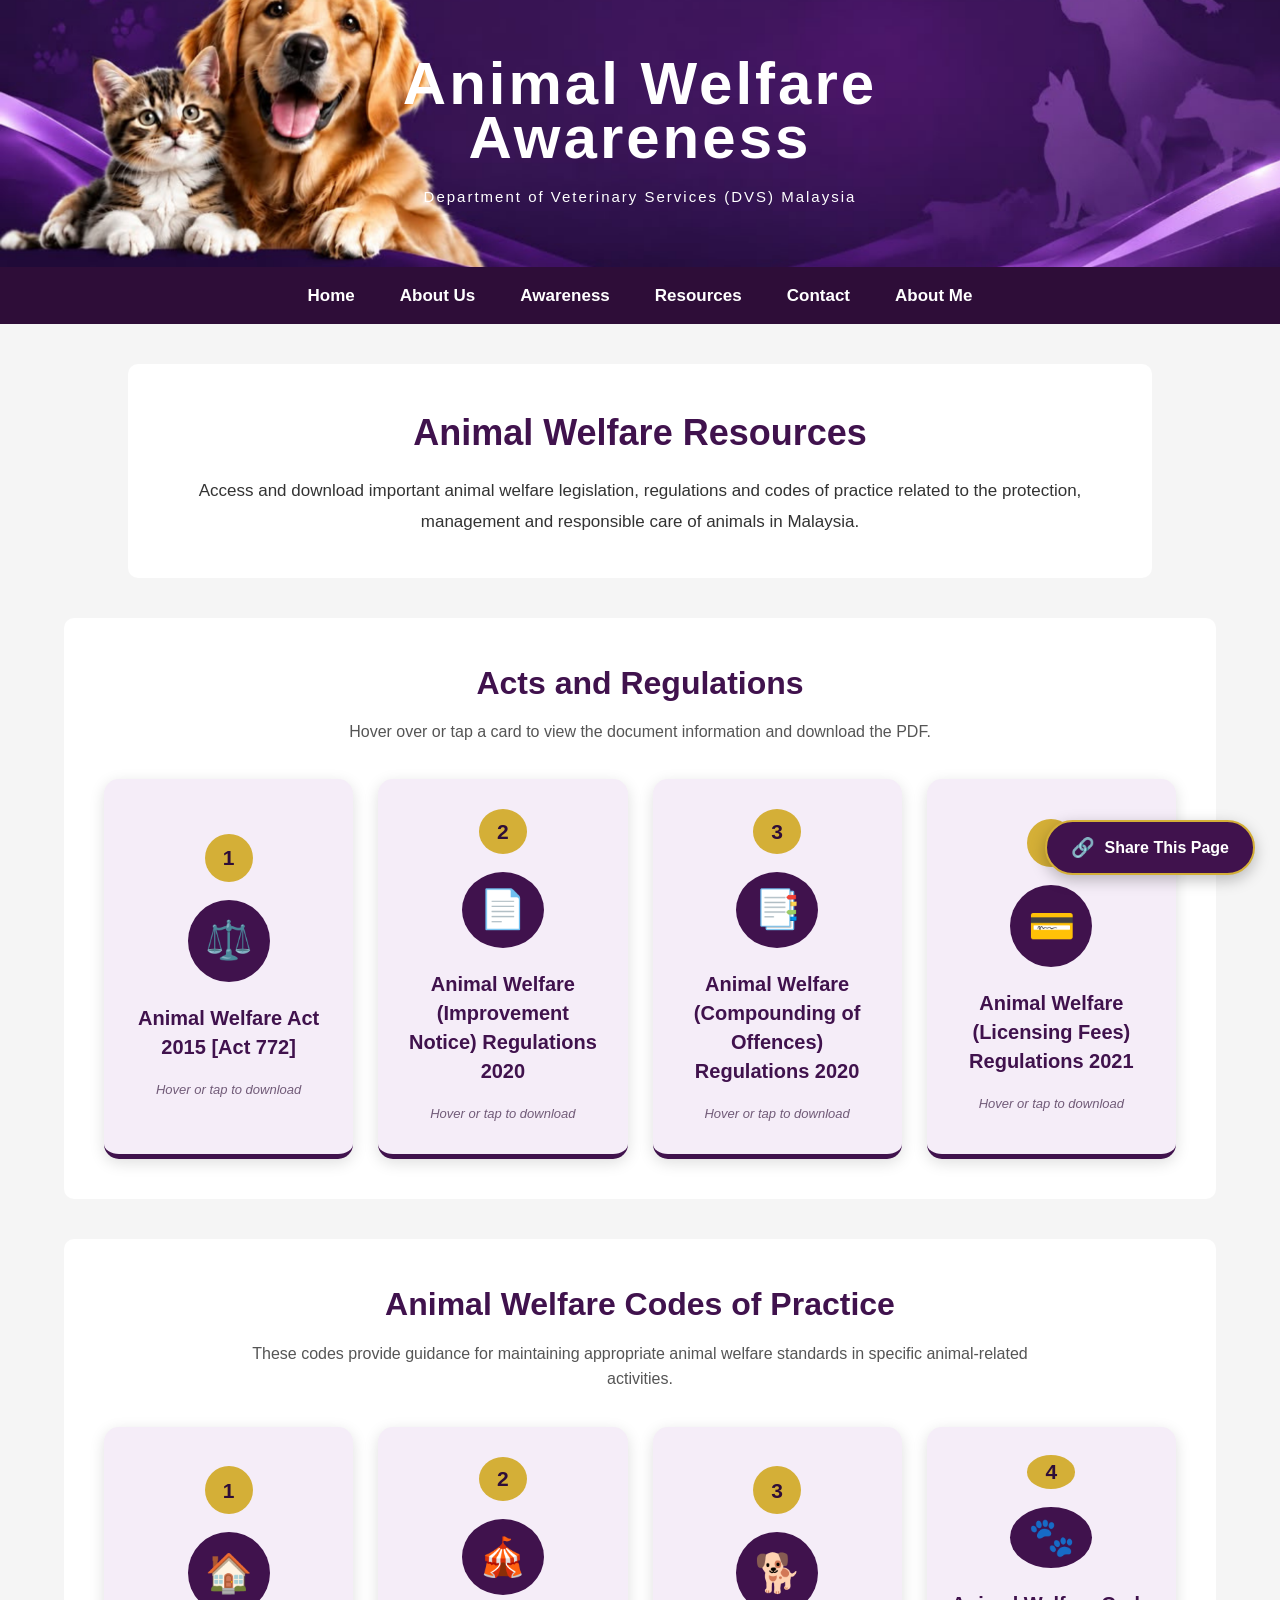
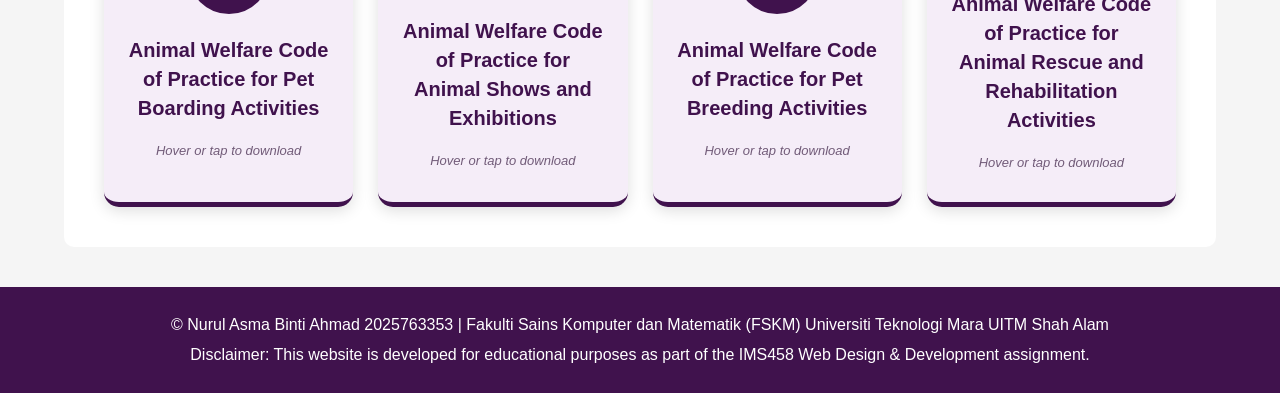
<file: resources.html>
<!DOCTYPE html>
<html lang="en">

<head>

    <meta charset="UTF-8">

    <meta
        name="viewport"
        content="width=device-width, initial-scale=1.0"
    >

    <title>Resources | DVS Malaysia</title>

    <!-- External CSS -->
    <link rel="stylesheet" href="css/style.css">

</head>


<body>


    <!-- ================= HEADER ================= -->

    <header class="banner">

        <img
            src="images/animal-banner.png"
            alt="Animal Welfare Awareness Banner"
        >

        <div class="banner-text">

            <h1>
                Animal Welfare<br>
                Awareness
            </h1>

            <p>
                Department of Veterinary Services (DVS) Malaysia
            </p>

        </div>

    </header>


    <!-- ================= NAVIGATION ================= -->

    <nav>

        <a href="index.html">
            Home
        </a>

        <a href="aboutus.html">
            About Us
        </a>

        <a href="awareness.html">
            Awareness
        </a>

        <a href="resources.html">
            Resources
        </a>

        <a href="contact.html">
            Contact
        </a>

       <a href="aboutme.html">
           About Me
        </a>

    </nav>


    <main>


        <!-- ================= INTRODUCTION ================= -->

        <section class="resources-introduction">

            <h2>
                Animal Welfare Resources
            </h2>

            <p>
                Access and download important animal welfare
                legislation, regulations and codes of practice
                related to the protection, management and
                responsible care of animals in Malaysia.
            </p>

        </section>


        <!-- ================= ACTS AND REGULATIONS ================= -->

        <section class="resource-section">

            <h2>
                Acts and Regulations
            </h2>

            <p class="resource-category-description">
                Hover over or tap a card to view the document
                information and download the PDF.
            </p>


            <div class="resource-grid">


                <!-- DOCUMENT 1 -->

                <div
                    class="resource-card"
                    tabindex="0"
                    aria-label="Animal Welfare Act 2015"
                >

                    <div class="resource-inner">

                        <div class="resource-front">

                            <div class="resource-number">
                                1
                            </div>

                            <div class="resource-icon">
                                ⚖️
                            </div>

                            <h3>
                                Animal Welfare Act 2015
                                [Act 772]
                            </h3>

                            <span class="flip-message">
                                Hover or tap to download
                            </span>

                        </div>


                        <div class="resource-back">

                            <h3>
                                Animal Welfare Act 2015
                                [Act 772]
                            </h3>

                            <p>
                                The principal legislation governing
                                animal welfare, responsible ownership
                                and the prevention of animal cruelty
                                in Malaysia.
                            </p>

                            <a
                                class="download-button"
                                href="pdf/animal-welfare-act-2015.pdf"
                                download
                            >
                                Download PDF
                            </a>

                        </div>

                    </div>

                </div>


                <!-- DOCUMENT 2 -->

                <div
                    class="resource-card"
                    tabindex="0"
                    aria-label="Animal Welfare Improvement Notice Regulations 2020"
                >

                    <div class="resource-inner">

                        <div class="resource-front">

                            <div class="resource-number">
                                2
                            </div>

                            <div class="resource-icon">
                                📄
                            </div>

                            <h3>
                                Animal Welfare
                                (Improvement Notice)
                                Regulations 2020
                            </h3>

                            <span class="flip-message">
                                Hover or tap to download
                            </span>

                        </div>


                        <div class="resource-back">

                            <h3>
                                Animal Welfare
                                (Improvement Notice)
                                Regulations 2020
                            </h3>

                            <p>
                                Regulations relating to the issuance,
                                requirements and implementation of
                                animal welfare improvement notices.
                            </p>

                            <a
                                class="download-button"
                                href="pdf/improvement-notice-regulations-2020.pdf"
                                download
                            >
                                Download PDF
                            </a>

                        </div>

                    </div>

                </div>


                <!-- DOCUMENT 3 -->

                <div
                    class="resource-card"
                    tabindex="0"
                    aria-label="Animal Welfare Compounding of Offences Regulations 2020"
                >

                    <div class="resource-inner">

                        <div class="resource-front">

                            <div class="resource-number">
                                3
                            </div>

                            <div class="resource-icon">
                                📑
                            </div>

                            <h3>
                                Animal Welfare
                                (Compounding of Offences)
                                Regulations 2020
                            </h3>

                            <span class="flip-message">
                                Hover or tap to download
                            </span>

                        </div>


                        <div class="resource-back">

                            <h3>
                                Animal Welfare
                                (Compounding of Offences)
                                Regulations 2020
                            </h3>

                            <p>
                                Regulations concerning compoundable
                                offences and related procedures under
                                animal welfare legislation.
                            </p>

                            <a
                                class="download-button"
                                href="pdf/compounding-offences-regulations-2020.pdf"
                                download
                            >
                                Download PDF
                            </a>

                        </div>

                    </div>

                </div>


                <!-- DOCUMENT 4 -->

                <div
                    class="resource-card"
                    tabindex="0"
                    aria-label="Animal Welfare Licensing Fees Regulations 2021"
                >

                    <div class="resource-inner">

                        <div class="resource-front">

                            <div class="resource-number">
                                4
                            </div>

                            <div class="resource-icon">
                                💳
                            </div>

                            <h3>
                                Animal Welfare
                                (Licensing Fees)
                                Regulations 2021
                            </h3>

                            <span class="flip-message">
                                Hover or tap to download
                            </span>

                        </div>


                        <div class="resource-back">

                            <h3>
                                Animal Welfare
                                (Licensing Fees)
                                Regulations 2021
                            </h3>

                            <p>
                                Regulations setting out the prescribed
                                fees for licences issued for regulated
                                animal-related activities.
                            </p>

                            <a
                                class="download-button"
                                href="pdf/licensing-fees-regulations-2021.pdf"
                                download
                            >
                                Download PDF
                            </a>

                        </div>

                    </div>

                </div>


            </div>

        </section>


        <!-- ================= CODES OF PRACTICE ================= -->

        <section class="resource-section">

            <h2>
                Animal Welfare Codes of Practice
            </h2>

            <p class="resource-category-description">
                These codes provide guidance for maintaining
                appropriate animal welfare standards in specific
                animal-related activities.
            </p>


            <div class="resource-grid">


                <!-- CODE 1 -->

                <div
                    class="resource-card"
                    tabindex="0"
                    aria-label="Animal Welfare Code of Practice for Pet Boarding Activities"
                >

                    <div class="resource-inner">

                        <div class="resource-front">

                            <div class="resource-number">
                                1
                            </div>

                            <div class="resource-icon">
                                🏠
                            </div>

                            <h3>
                                Animal Welfare Code of Practice
                                for Pet Boarding Activities
                            </h3>

                            <span class="flip-message">
                                Hover or tap to download
                            </span>

                        </div>


                        <div class="resource-back">

                            <h3>
                                Animal Welfare Code of Practice
                                for Pet Boarding Activities
                            </h3>

                            <p>
                                Welfare requirements and recommended
                                practices for businesses and facilities
                                providing pet boarding services.
                            </p>

                            <a
                                class="download-button"
                                href="pdf/pet-boarding-code.pdf"
                                download
                            >
                                Download PDF
                            </a>

                        </div>

                    </div>

                </div>


                <!-- CODE 2 -->

                <div
                    class="resource-card"
                    tabindex="0"
                    aria-label="Animal Welfare Code of Practice for Animal Shows and Exhibitions"
                >

                    <div class="resource-inner">

                        <div class="resource-front">

                            <div class="resource-number">
                                2
                            </div>

                            <div class="resource-icon">
                                🎪
                            </div>

                            <h3>
                                Animal Welfare Code of Practice
                                for Animal Shows and Exhibitions
                            </h3>

                            <span class="flip-message">
                                Hover or tap to download
                            </span>

                        </div>


                        <div class="resource-back">

                            <h3>
                                Animal Welfare Code of Practice
                                for Animal Shows and Exhibitions
                            </h3>

                            <p>
                                Welfare guidelines for animals involved
                                in public shows, exhibitions,
                                demonstrations and related activities.
                            </p>

                            <a
                                class="download-button"
                                href="pdf/animal-shows-code.pdf"
                                download
                            >
                                Download PDF
                            </a>

                        </div>

                    </div>

                </div>


                <!-- CODE 3 -->

                <div
                    class="resource-card"
                    tabindex="0"
                    aria-label="Animal Welfare Code of Practice for Pet Breeding Activities"
                >

                    <div class="resource-inner">

                        <div class="resource-front">

                            <div class="resource-number">
                                3
                            </div>

                            <div class="resource-icon">
                                🐕
                            </div>

                            <h3>
                                Animal Welfare Code of Practice
                                for Pet Breeding Activities
                            </h3>

                            <span class="flip-message">
                                Hover or tap to download
                            </span>

                        </div>


                        <div class="resource-back">

                            <h3>
                                Animal Welfare Code of Practice
                                for Pet Breeding Activities
                            </h3>

                            <p>
                                Welfare standards and responsible
                                practices for breeding, caring for
                                and managing companion animals.
                            </p>

                            <a
                                class="download-button"
                                href="pdf/pet-breeding-code.pdf"
                                download
                            >
                                Download PDF
                            </a>

                        </div>

                    </div>

                </div>


                <!-- CODE 4 -->

                <div
                    class="resource-card"
                    tabindex="0"
                    aria-label="Animal Welfare Code of Practice for Animal Rescue and Rehabilitation Activities"
                >

                    <div class="resource-inner">

                        <div class="resource-front">

                            <div class="resource-number">
                                4
                            </div>

                            <div class="resource-icon">
                                🐾
                            </div>

                            <h3>
                                Animal Welfare Code of Practice
                                for Animal Rescue and Rehabilitation
                                Activities
                            </h3>

                            <span class="flip-message">
                                Hover or tap to download
                            </span>

                        </div>


                        <div class="resource-back">

                            <h3>
                                Animal Welfare Code of Practice
                                for Animal Rescue and Rehabilitation
                                Activities
                            </h3>

                            <p>
                                Welfare guidelines for rescuing,
                                treating, rehabilitating and managing
                                animals requiring protection and care.
                            </p>

                            <a
                                class="download-button"
                                href="pdf/animal-rescue-code.pdf"
                                download
                            >
                                Download PDF
                            </a>

                        </div>

                    </div>

                </div>


            </div>

        </section>


    </main>


    <!-- ================= FOOTER ================= -->

    <footer>

        <p>
            © Nurul Asma Binti Ahmad 2025763353 |
            Fakulti Sains Komputer dan Matematik (FSKM)
            Universiti Teknologi Mara UITM Shah Alam
        </p>

        <p>
            Disclaimer: This website is developed for educational
            purposes as part of the IMS458 Web Design &amp;
            Development assignment.
        </p>

    </footer>


    <!-- Mobile flip-card support -->

    <script>

        const resourceCards =
            document.querySelectorAll(".resource-card");

        resourceCards.forEach(function(card) {

            card.addEventListener("click", function(event) {

                if (event.target.closest("a")) {
                    return;
                }

                card.classList.toggle("is-flipped");

            });


            card.addEventListener("keydown", function(event) {

                if (
                    event.key === "Enter" ||
                    event.key === " "
                ) {

                    event.preventDefault();

                    card.classList.toggle("is-flipped");

                }

            });

        });

    </script>

<!-- ================= SHARE BUTTON ================= -->

<div class="share-widget">

    <div
        id="share-menu"
        class="share-menu"
        aria-hidden="true"
    >

        <button
            id="share-whatsapp"
            class="share-option"
            type="button"
        >
            WhatsApp
        </button>

        <button
            id="share-facebook"
            class="share-option"
            type="button"
        >
            Facebook
        </button>

        <button
            id="share-email"
            class="share-option"
            type="button"
        >
            Email
        </button>

        <button
            id="copy-page-link"
            class="share-option"
            type="button"
        >
            Copy Link
        </button>

    </div>


    <p
        id="share-status"
        class="share-status"
        aria-live="polite">
    </p>


    <button
        id="share-page-button"
        class="share-page-button"
        type="button"
        aria-expanded="false"
        aria-controls="share-menu"
    >
        <span class="share-button-icon">
            🔗
        </span>

        Share This Page
    </button>

</div>


<script src="js/share.js"></script>
</file>
<file: css/style.css>
/* ===========================
   GENERAL STYLE
=========================== */

*{
    margin:0;
    padding:0;
    box-sizing:border-box;
}

body{
    font-family:Arial, sans-serif;
    background:#f5f5f5;
    color:#333;
    line-height:1.6;
}


/* ===========================
   HEADER
=========================== */

.banner{
    position:relative;
    width:100%;
}

.banner img{
    width:100%;
    height:auto;
    display:block;
}


.banner-text{
    position:absolute;
    top:50%;
    left:50%;
    transform:translate(-50%, -50%);
    text-align:center;
    color:white;
}


.banner-text h1{
    font-size:60px;
    font-weight:bold;
    line-height:0.9;
    margin-bottom:20px;
    letter-spacing:3px;
}


.banner-text p{
    font-size:15px;
    margin-top:0;
    letter-spacing:2px;
}


/* ===========================
   NAVIGATION
=========================== */

nav{
    background:#2e0d38;
    text-align:center;
    padding:15px;
}


nav a{
    color:white;
    text-decoration:none;
    margin:0 55px;
    font-weight:bold;
    font-size:17px;
}


nav a:hover{
    color:#d4af37;
}


/* ===========================
   SECTION
=========================== */

section{
    width:80%;
    margin:40px auto;
    background:white;
    padding:30px;
    border-radius:10px;
}


section h2{
    color:#40124d;
    margin-bottom:15px;
}


section p{
    margin-bottom:15px;
}


section ul{
    margin-left:20px;
}


/* ===========================
   BUTTON
=========================== */

section a{
    display:inline-block;
    background:#40124d;
    color:white;
    padding:12px 25px;
    text-decoration:none;
    border-radius:5px;
    margin-top:10px;
}


section a:hover{
    background:#d4af37;
    color:black;
}


/* ===========================
   HIGHLIGHTS SLIDER
=========================== */

.highlights{
    text-align:left;
}


.slider{
    width:100%;
    max-width:900px;
    margin:30px 0;
    overflow:hidden;
    border-radius:10px;
}


.slides{
    display:flex;
    gap:20px;
    animation:slide 20s linear infinite;
}


.slide{
    width:300px;
    flex-shrink:0;
    position:relative;
    overflow:hidden;
    border-radius:10px;
}


.slide img{
    width:100%;
    height:220px;
    object-fit:cover;
    display:block;
}


.caption{
    position:absolute;
    bottom:0;
    left:0;
    width:100%;
    min-height:50px;
    background:rgba(0,0,0,0.6);
    color:white;
    padding:10px;
    font-size:16px;
    text-align:center;
    box-sizing:border-box;

    display:flex;
    justify-content:center;
    align-items:center;
}


@keyframes slide{

from{
transform:translateX(0);
}

to{
transform:translateX(-100%);
}

}



/* ===========================
   FOOTER
=========================== */


footer{
    background:#40124d;
    color:white;
    text-align:center;
    padding:20px;
    margin-top:40px;
}


footer p{
    margin:5px;
}





/* ==========================
   ABOUT US BANNER
========================== */


.about-banner{

    width:100%;

    height:400px;

    margin:40px 0;

    padding:0;

    background-image:url("../images/aboutusbanner.jpg");

    background-size:cover;

    background-position:center;

    display:flex;

    align-items:center;

    border-radius:0;

}



.about-content{

    width:55%;

    margin-left:8%;

}



.about-content h2{

    color:#40124d;

    font-size:45px;

    font-weight:bold;

    margin-bottom:20px;

    letter-spacing:2px;

}



.about-content p{

    width:550px;

    font-size:17px;

    line-height:1.7;

    color:#333;
    
    text-align:justify;

}





/* ==========================
   VISION & MISSION
========================== */


.vision-mission{

    width:80%;

    margin:40px auto;

    background:white;

    padding:40px;

    border-radius:10px;

}


.vision-mission h2{

    text-align:center;

    color:#40124d;

    font-size:32px;

    margin-bottom:30px;

}



.vm-container{

    display:flex;

    justify-content:center;

    gap:30px;

}



.vm-box{

    width:45%;

    background:#f5edf8;

    padding:30px;

    border-radius:10px;

    text-align:center;

    transition:0.3s;

}



.vm-box:hover{

    transform:translateY(-8px);

    box-shadow:0 5px 15px rgba(0,0,0,0.15);

}



.vm-box h3{

    color:#40124d;

    font-size:25px;

    margin-bottom:15px;

}



.vm-box p{

    line-height:1.7;

}





/* ==========================
   SOCIAL MEDIA
========================== */


.social{

    width:80%;

    margin:40px auto;

    background:white;

    padding:40px;

    border-radius:10px;

}



.social h2{

    text-align:center;

    color:#40124d;

    font-size:32px;

    margin-bottom:30px;

}



.social-container{

    display:flex;

    justify-content:center;

    gap:25px;

}



.social-box{

    width:220px;

    padding:25px;

    background:white;

    border-radius:15px;

    text-align:center;

    box-shadow:0 4px 12px rgba(0,0,0,0.15);

    transition:0.3s;

}



.social-box:hover{

    transform:translateY(-8px);

}



.social-box h3{

    color:#40124d;

    font-size:22px;

    margin-bottom:15px;

}



.social-box p{

    font-size:15px;

    min-height:60px;

}



.social-box a{

    display:inline-block;

    margin-top:15px;

    background:#40124d;

    color:white;

    padding:10px 25px;

    border-radius:5px;

    text-decoration:none;

}



.social-box a:hover{

    background:#d4af37;

    color:black;

}


/* ==========================
SOCIAL MEDIA FEED
========================== */


.social-feed{

    width:100%;

    margin:40px auto;

    background:white;

    padding:40px;

    border-radius:10px;

}



.social-feed h2{

    text-align:center;

    color:#40124d;

    font-size:32px;

    margin-bottom:30px;

}



.social-wrapper{

    display:flex;

    justify-content:center;

    align-items:flex-start;

    gap:20px;

    flex-wrap:nowrap;

}



.social-card{

    width:500px;

    background:white;

    padding:15px;

    border-radius:10px;

    text-align:center;

    box-shadow:0 3px 10px rgba(0,0,0,0.15);

}



.social-card h3{

    color:#40124d;

    font-size:20px;

    margin-bottom:15px;

}



.social-card iframe{

    width:100%;

    height:300px;

    border:none;

}


.social-card blockquote{
    width:100% !important;
    max-width:100% !important;
    margin:0 auto;
}



.facebook-embed {
    width: 100%;
    height: 300px;
    display: block;
    border: none;
    overflow: hidden;
}


.instagram-media {
    width: 100% !important;
    max-width: 100% !important;
    margin: 0 auto !important;
    background: #fff;
    border: none;
    border-radius: 3px;
}


.youtube-embed {
    width: 100%;
    height: 300px;
    display: block;
    border: none;
}

/* =====================================
   AWARENESS IMAGE BELOW NAVIGATION
===================================== */

.awareness-page-banner {
    width: 100%;
    height: 400px;
    margin: 40px 0;
    padding: 0;
    background: white;
    border-radius: 0;
    overflow: hidden;
}

.awareness-page-banner img {
    width: 100%;
    height: 100%;
    display: block;
    object-fit: cover;
    object-position: center;
}


/* =====================================
   AWARENESS INTRODUCTION
===================================== */

.awareness-introduction {
    width: 80%;
    margin: 40px auto;
    padding: 40px;
    background: white;
    border-radius: 10px;
    text-align: center;
}

.awareness-introduction h2 {
    color: #40124d;
    font-size: 32px;
    margin-bottom: 20px;
}

.awareness-introduction p {
    max-width: 900px;
    margin: 0 auto;
    font-size: 17px;
    line-height: 1.8;
}


/* =====================================
   AWARENESS CARDS
===================================== */

.awareness-information {
    width: 80%;
    margin: 40px auto;
    padding: 40px;
    background: white;
    border-radius: 10px;
}

.awareness-information h2 {
    color: #40124d;
    text-align: center;
    font-size: 32px;
    margin-bottom: 30px;
}

.awareness-card-container {
    display: grid;
    grid-template-columns: repeat(4, 1fr);
    gap: 25px;
}

.awareness-card {
    padding: 30px 20px;
    background: #f5edf8;
    border-radius: 12px;
    text-align: center;
    box-shadow: 0 4px 12px rgba(0, 0, 0, 0.12);
    transition: 0.3s;
}

.awareness-card:hover {
    transform: translateY(-8px);
    box-shadow: 0 7px 18px rgba(0, 0, 0, 0.18);
}

.awareness-card-icon {
    width: 75px;
    height: 75px;
    margin: 0 auto 20px;
    border-radius: 50%;
    background: #40124d;
    color: white;
    display: flex;
    justify-content: center;
    align-items: center;
    font-size: 36px;
}

.awareness-card h3 {
    color: #40124d;
    font-size: 21px;
    margin-bottom: 15px;
}

.awareness-card p {
    font-size: 15px;
    line-height: 1.7;
    margin: 0;
}


/* =====================================
   REPORT SECTION
===================================== */

.report-cruelty {
    width: 80%;
    margin: 40px auto;
    padding: 45px;
    background: #40124d;
    color: white;
    text-align: center;
    border-radius: 10px;
}

.report-cruelty h2 {
    color: white;
    font-size: 30px;
    margin-bottom: 15px;
}

.report-cruelty p {
    max-width: 850px;
    margin: 0 auto 25px;
    font-size: 17px;
    line-height: 1.7;
}

.report-button {
    display: inline-block;
    padding: 13px 28px;
    background: #d4af37;
    color: #27102f;
    text-decoration: none;
    border-radius: 6px;
    font-weight: bold;
    transition: 0.3s;
}

.report-button:hover {
    background: white;
    color: #40124d;
}


/* =====================================
   RESPONSIVE DESIGN
===================================== */

@media screen and (max-width: 1100px) {

    .awareness-card-container {
        grid-template-columns: repeat(2, 1fr);
    }

}


@media screen and (max-width: 768px) {

    .awareness-page-banner {
        height: auto;
        margin: 25px 0;
    }

    .awareness-page-banner img {
        height: auto;
        object-fit: contain;
    }

    .awareness-introduction,
    .awareness-information,
    .report-cruelty {
        width: 90%;
        padding: 25px;
    }

    .awareness-card-container {
        grid-template-columns: 1fr;
    }

    .awareness-introduction h2,
    .awareness-information h2,
    .report-cruelty h2 {
        font-size: 26px;
    }

}


/* =====================================
   RESOURCES PAGE INTRODUCTION
===================================== */

.resources-introduction {
    width: 80%;
    margin: 40px auto;
    padding: 40px;
    background: white;
    border-radius: 10px;
    text-align: center;
}

.resources-introduction h2 {
    color: #40124d;
    font-size: 36px;
    margin-bottom: 15px;
}

.resources-introduction p {
    max-width: 900px;
    margin: 0 auto;
    font-size: 17px;
    line-height: 1.8;
}


/* =====================================
   RESOURCE CATEGORY SECTION
===================================== */

.resource-section {
    width: 90%;
    margin: 40px auto;
    padding: 40px;
    background: white;
    border-radius: 10px;
}

.resource-section h2 {
    color: #40124d;
    text-align: center;
    font-size: 32px;
    margin-bottom: 10px;
}

.resource-category-description {
    max-width: 800px;
    margin: 0 auto 35px;
    text-align: center;
    font-size: 16px;
    color: #555;
}


/* =====================================
   RESOURCE CARD GRID
===================================== */

.resource-grid {
    display: grid;
    grid-template-columns: repeat(4, 1fr);
    gap: 25px;
}


/* =====================================
   RESOURCE FLIP CARD
===================================== */

.resource-card {
    width: 100%;
    height: 380px;
    background: transparent;
    perspective: 1200px;
    cursor: pointer;
    outline: none;
}

.resource-inner {
    position: relative;
    width: 100%;
    height: 100%;
    transition: transform 0.7s ease;
    transform-style: preserve-3d;
}


/* Flip card on hover, keyboard focus or tap */

.resource-card:hover .resource-inner,
.resource-card:focus .resource-inner,
.resource-card:focus-within .resource-inner,
.resource-card.is-flipped .resource-inner {
    transform: rotateY(180deg);
}


/* Front and back shared design */

.resource-front,
.resource-back {
    position: absolute;
    width: 100%;
    height: 100%;
    padding: 30px 24px;
    border-radius: 15px;
    backface-visibility: hidden;
    -webkit-backface-visibility: hidden;
    box-shadow: 0 4px 15px rgba(0, 0, 0, 0.13);

    display: flex;
    flex-direction: column;
    justify-content: center;
    align-items: center;

    text-align: center;
}


/* Front design */

.resource-front {
    background: #f5edf8;
    color: #40124d;
    border-bottom: 5px solid #40124d;
}

.resource-number {
    width: 48px;
    height: 48px;
    margin-bottom: 18px;
    border-radius: 50%;

    background: #d4af37;
    color: #2e0d38;

    display: flex;
    justify-content: center;
    align-items: center;

    font-size: 21px;
    font-weight: bold;
}

.resource-icon {
    width: 82px;
    height: 82px;
    margin-bottom: 22px;
    border-radius: 50%;

    background: #40124d;
    color: white;

    display: flex;
    justify-content: center;
    align-items: center;

    font-size: 38px;
}

.resource-front h3 {
    color: #40124d;
    font-size: 20px;
    line-height: 1.45;
    margin: 0 0 18px;
}

.flip-message {
    font-size: 13px;
    color: #715b78;
    font-style: italic;
}


/* Back design */

.resource-back {
    background: linear-gradient(
        135deg,
        #40124d,
        #68217a
    );

    color: white;
    transform: rotateY(180deg);
    border-bottom: 5px solid #d4af37;
}

.resource-back h3 {
    color: white;
    font-size: 20px;
    line-height: 1.45;
    margin: 0 0 18px;
}

.resource-back p {
    color: white;
    font-size: 15px;
    line-height: 1.7;
    margin: 0 0 25px;
}


/* =====================================
   DOWNLOAD BUTTON
===================================== */

.resource-back .download-button {
    display: inline-block;
    margin: 0;
    padding: 12px 24px;

    background: #d4af37;
    color: #2e0d38;

    text-decoration: none;
    font-size: 15px;
    font-weight: bold;

    border: 2px solid #d4af37;
    border-radius: 7px;

    transition: 0.3s;
}

.resource-back .download-button:hover {
    background: white;
    color: #40124d;
    border-color: white;
    transform: translateY(-3px);
}


/* =====================================
   TABLET RESPONSIVE
===================================== */

@media screen and (max-width: 1100px) {

    .resource-grid {
        grid-template-columns: repeat(2, 1fr);
    }

}


/* =====================================
   MOBILE RESPONSIVE
===================================== */

@media screen and (max-width: 768px) {

    .resources-introduction,
    .resource-section {
        width: 90%;
        padding: 25px;
    }

    .resources-introduction h2,
    .resource-section h2 {
        font-size: 27px;
    }

    .resource-grid {
        grid-template-columns: 1fr;
    }

    .resource-card {
        height: 350px;
    }

}




/* =====================================
   CONTACT FORM SECTION
===================================== */

.contact-form-section {
    width: 90%;
    margin: 40px auto;
    padding: 40px;
    background: white;
    border-radius: 10px;
}

.contact-form-grid {
    display: grid;
    grid-template-columns: repeat(2, 1fr);
    gap: 35px;
}

.contact-form-card {
    padding: 35px;
    background: #f5edf8;
    border-radius: 15px;
    border-top: 5px solid #40124d;
    box-shadow: 0 4px 15px rgba(0, 0, 0, 0.12);
}

.contact-form-icon {
    width: 75px;
    height: 75px;
    margin: 0 auto 20px;
    border-radius: 50%;
    background: #40124d;
    color: white;

    display: flex;
    justify-content: center;
    align-items: center;

    font-size: 35px;
}

.contact-form-card h2 {
    color: #40124d;
    text-align: center;
    font-size: 26px;
    margin-bottom: 12px;
}

.contact-form-description {
    max-width: 520px;
    margin: 0 auto 30px;
    color: #555;
    font-size: 15px;
    line-height: 1.7;
    text-align: center;
}


/* =====================================
   FORM FIELDS
===================================== */

.contact-form {
    width: 100%;
}

.form-group {
    margin-bottom: 22px;
}

.form-group label {
    display: block;
    margin-bottom: 8px;
    color: #40124d;
    font-size: 15px;
    font-weight: bold;
}

.form-group input,
.form-group textarea,
.form-group select {
    width: 100%;
    padding: 13px 15px;
    border: 1px solid #c9b8ce;
    border-radius: 7px;
    background: white;
    color: #333;
    font-family: Arial, sans-serif;
    font-size: 15px;
    outline: none;
    transition: 0.3s;
}

.form-group textarea {
    resize: vertical;
    min-height: 130px;
}

.form-group input:focus,
.form-group textarea:focus,
.form-group select:focus {
    border-color: #40124d;
    box-shadow: 0 0 0 3px rgba(64, 18, 77, 0.12);
}


/* =====================================
   SUBMIT BUTTON
===================================== */

.contact-submit-button {
    width: 100%;
    padding: 14px 25px;
    background: #40124d;
    color: white;
    border: none;
    border-radius: 7px;
    font-size: 16px;
    font-weight: bold;
    cursor: pointer;
    transition: 0.3s;
}

.contact-submit-button:hover {
    background: #d4af37;
    color: #2e0d38;
    transform: translateY(-2px);
}

.contact-submit-button:disabled {
    background: #9a8d9e;
    color: white;
    cursor: not-allowed;
    transform: none;
    opacity: 0.75;
}


/* =====================================
   FORM SUBMISSION MESSAGE
===================================== */

.form-status {
    min-height: 25px;
    margin: 15px 0 0;
    padding: 0;
    background: transparent;
    text-align: center;
    font-size: 15px;
    font-weight: bold;
}

.form-status-submitting {
    color: #765b7d;
}

.form-status-success {
    padding: 12px 15px;
    color: #176b35;
    background: #e6f7ec;
    border: 1px solid #a8dfba;
    border-radius: 7px;
}


/* =====================================
   GOOGLE SHEET RESPONSE
===================================== */

.google-sheet-response {
    display: none;
}


/* =====================================
   OFFICIAL CONTACT INFORMATION
===================================== */

.official-contact-section {
    width: 90%;
    margin: 40px auto;
    padding: 45px;
    background: #40124d;
    color: white;
    border-radius: 12px;
}

.official-contact-header {
    display: flex;
    justify-content: center;
    align-items: center;
    gap: 20px;
    margin-bottom: 35px;
    text-align: left;
}

.official-contact-icon {
    width: 70px;
    height: 70px;
    flex-shrink: 0;
    border-radius: 50%;
    background: #d4af37;
    color: #40124d;

    display: flex;
    justify-content: center;
    align-items: center;

    font-size: 34px;
    font-weight: bold;
}

.official-contact-header h2 {
    color: white;
    font-size: 31px;
    margin-bottom: 7px;
}

.official-contact-header p {
    margin: 0;
    color: #eee4f1;
    font-size: 16px;
}

.official-contact-grid {
    display: grid;
    grid-template-columns: repeat(3, 1fr);
    gap: 25px;
}

.contact-information-card {
    padding: 28px;
    background: white;
    color: #333;
    border-radius: 10px;
    border-bottom: 5px solid #d4af37;
    box-shadow: 0 4px 12px rgba(0, 0, 0, 0.18);
}

.contact-information-card h3 {
    color: #40124d;
    font-size: 21px;
    margin-bottom: 15px;
}

.contact-information-card p,
.contact-information-card address {
    margin: 0 0 15px;
    font-size: 15px;
    line-height: 1.8;
    font-style: normal;
}

.contact-information-card a {
    display: inline;
    margin: 0;
    padding: 0;
    background: transparent;
    color: #40124d;
    font-weight: bold;
    text-decoration: none;
    border-radius: 0;
}

.contact-information-card a:hover {
    background: transparent;
    color: #d09c00;
    text-decoration: underline;
}


/* =====================================
   TABLET RESPONSIVE
===================================== */

@media screen and (max-width: 1000px) {

    .contact-form-grid {
        grid-template-columns: 1fr;
    }

    .official-contact-grid {
        grid-template-columns: 1fr;
    }

}


/* =====================================
   MOBILE RESPONSIVE
===================================== */

@media screen and (max-width: 768px) {

    .contact-form-section,
    .official-contact-section {
        width: 90%;
        padding: 25px;
    }

    .contact-form-card {
        padding: 25px 20px;
    }

    .contact-form-card h2 {
        font-size: 23px;
    }

    .official-contact-header {
        flex-direction: column;
        text-align: center;
    }

    .official-contact-header h2 {
        font-size: 26px;
    }

}


/* =====================================
   FLOATING SHARE WIDGET
===================================== */

.share-widget {
    position: fixed;
    right: 25px;
    bottom: 25px;
    z-index: 2000;
    text-align: right;
}


/* Main share button */

.share-page-button {
    display: inline-flex;
    justify-content: center;
    align-items: center;
    gap: 10px;

    padding: 14px 24px;

    background: #40124d;
    color: white;

    border: 2px solid #d4af37;
    border-radius: 35px;

    font-family: Arial, sans-serif;
    font-size: 16px;
    font-weight: bold;

    cursor: pointer;

    box-shadow: 0 5px 15px rgba(0, 0, 0, 0.25);

    transition:
        background 0.3s,
        color 0.3s,
        transform 0.3s;
}

.share-page-button:hover {
    background: #d4af37;
    color: #2e0d38;
    transform: translateY(-3px);
}

.share-button-icon {
    font-size: 19px;
}


/* =====================================
   SHARE MENU
===================================== */

.share-menu {
    display: none;

    width: 210px;
    margin: 0 0 12px auto;
    padding: 10px;

    background: white;

    border: 1px solid #dccde0;
    border-radius: 12px;

    box-shadow: 0 7px 22px rgba(0, 0, 0, 0.22);
}

.share-menu.show {
    display: block;
}

.share-option {
    width: 100%;
    display: block;

    padding: 11px 14px;
    margin-bottom: 5px;

    background: transparent;
    color: #40124d;

    border: none;
    border-radius: 7px;

    font-family: Arial, sans-serif;
    font-size: 15px;
    font-weight: bold;
    text-align: left;

    cursor: pointer;

    transition:
        background 0.25s,
        color 0.25s;
}

.share-option:last-child {
    margin-bottom: 0;
}

.share-option:hover {
    background: #f5edf8;
    color: #d09c00;
}


/* =====================================
   SHARE STATUS MESSAGE
===================================== */

.share-status {
    display: none;

    max-width: 240px;
    margin: 0 0 12px auto;
    padding: 11px 14px;

    background: #e6f7ec;
    color: #176b35;

    border: 1px solid #a8dfba;
    border-radius: 7px;

    font-size: 14px;
    font-weight: bold;
    text-align: left;

    box-shadow: 0 4px 12px rgba(0, 0, 0, 0.16);
}

.share-status.show {
    display: block;
}


/* =====================================
   MOBILE SHARE WIDGET
===================================== */

@media screen and (max-width: 768px) {

    .share-widget {
        right: 15px;
        bottom: 15px;
    }

    .share-page-button {
        padding: 12px 18px;
        font-size: 14px;
    }

    .share-menu {
        width: 190px;
    }

}

/* =====================================
   ACTIVE NAVIGATION LINK
===================================== */

nav a.active {
    color: #d4af37;
}


/* =====================================
   ABOUT ME PAGE
===================================== */

.aboutme-page {
    width: 90%;
    max-width: 1300px;
    margin: 40px auto;
}


/* =====================================
   ABOUT ME HEADING
===================================== */

.aboutme-heading {
    margin-bottom: 35px;
    padding: 45px 35px;

    background:
        linear-gradient(
            135deg,
            #2e0d38,
            #68217a
        );

    color: white;
    text-align: center;
    border-radius: 15px;
    box-shadow: 0 6px 18px rgba(0, 0, 0, 0.15);
}

.aboutme-small-title {
    margin: 0 0 8px;
    color: #d4af37;
    font-size: 15px;
    font-weight: bold;
    letter-spacing: 2px;
    text-transform: uppercase;
}

.aboutme-heading h2 {
    margin: 0 0 15px;
    color: white;
    font-size: 38px;
}

.aboutme-heading p:last-child {
    max-width: 750px;
    margin: 0 auto;
    color: #f4edf6;
    font-size: 17px;
    line-height: 1.7;
}


/* =====================================
   PROFILE CONTAINER
===================================== */

.aboutme-profile-container {
    display: grid;
    grid-template-columns: 340px 1fr;
    gap: 35px;
    align-items: stretch;
}


/* =====================================
   PROFILE PHOTO CARD
===================================== */

.aboutme-photo-card {
    padding: 35px 28px;

    background:
        linear-gradient(
            180deg,
            #f5edf8,
            #ffffff
        );

    text-align: center;

    border-top: 6px solid #40124d;
    border-radius: 15px;

    box-shadow: 0 5px 18px rgba(0, 0, 0, 0.13);
}

.aboutme-photo-frame {
    width: 235px;
    height: 285px;
    margin: 0 auto 25px;

    padding: 7px;

    background: white;

    border: 3px solid #d4af37;
    border-radius: 18px;

    box-shadow: 0 5px 15px rgba(0, 0, 0, 0.18);

    overflow: hidden;
}

.aboutme-photo-frame img {
    width: 100%;
    height: 100%;
    display: block;

    object-fit: cover;
    object-position: center top;

    border-radius: 11px;
}

.aboutme-photo-card h2 {
    margin: 0 0 12px;
    color: #40124d;
    font-size: 25px;
    line-height: 1.35;
}

.aboutme-photo-card p {
    margin: 0 0 20px;
    color: #555;
    font-size: 15px;
    line-height: 1.7;
}

.aboutme-student-badge {
    display: inline-block;
    padding: 10px 18px;

    background: #40124d;
    color: white;

    border-radius: 25px;

    font-size: 14px;
    font-weight: bold;
}


/* =====================================
   INFORMATION CARD
===================================== */

.aboutme-information-card {
    padding: 38px;

    background: white;

    border-radius: 15px;
    border-top: 6px solid #d4af37;

    box-shadow: 0 5px 18px rgba(0, 0, 0, 0.13);
}


/* =====================================
   PROJECT TITLE
===================================== */

.aboutme-project-title {
    display: flex;
    align-items: flex-start;
    gap: 20px;

    margin-bottom: 32px;
    padding: 25px;

    background: #f5edf8;

    border-left: 6px solid #40124d;
    border-radius: 10px;
}

.aboutme-project-icon {
    width: 60px;
    height: 60px;
    flex-shrink: 0;

    display: flex;
    justify-content: center;
    align-items: center;

    background: #40124d;
    color: white;

    border-radius: 50%;

    font-size: 28px;
}

.aboutme-project-title p {
    margin: 0 0 6px;

    color: #765b7d;

    font-size: 13px;
    font-weight: bold;
    letter-spacing: 1.5px;
    text-transform: uppercase;
}

.aboutme-project-title h1 {
    margin: 0;

    color: #40124d;

    font-size: 24px;
    line-height: 1.45;
}


/* =====================================
   INFORMATION DETAILS
===================================== */

.aboutme-section-title {
    margin: 0 0 22px;
    padding-bottom: 12px;

    color: #40124d;

    font-size: 25px;

    border-bottom: 2px solid #eadfec;
}

.aboutme-details {
    display: grid;
    grid-template-columns: repeat(2, 1fr);
    gap: 18px;

    margin: 0;
}

.aboutme-detail-item {
    padding: 18px;

    background: #faf7fb;

    border: 1px solid #e3d5e7;
    border-radius: 9px;
}

.aboutme-detail-item dt {
    margin-bottom: 7px;

    color: #765b7d;

    font-size: 13px;
    font-weight: bold;
    letter-spacing: 1px;
    text-transform: uppercase;
}

.aboutme-detail-item dd {
    margin: 0;

    color: #333;

    font-size: 16px;
    font-weight: bold;
    line-height: 1.6;
}

.aboutme-full-width {
    grid-column: 1 / -1;
}


/* =====================================
   PUBLISHED WEBSITE
===================================== */

.aboutme-published-section {
    display: flex;
    justify-content: space-between;
    align-items: center;
    gap: 25px;

    margin-top: 30px;
    padding: 25px;

    background:
        linear-gradient(
            135deg,
            #40124d,
            #68217a
        );

    color: white;

    border-radius: 12px;
}

.aboutme-published-label {
    margin: 0 0 5px;

    color: #d4af37;

    font-size: 18px;
    font-weight: bold;
}

.aboutme-published-description {
    margin: 0;

    color: #eee4f1;

    font-size: 14px;
}

.aboutme-published-link {
    display: inline-block;
    flex-shrink: 0;

    margin: 0;
    padding: 12px 22px;

    background: #d4af37;
    color: #2e0d38;

    border: 2px solid #d4af37;
    border-radius: 7px;

    font-size: 15px;
    font-weight: bold;
    text-decoration: none;

    transition: 0.3s;
}

.aboutme-published-link:hover {
    background: white;
    color: #40124d;
    border-color: white;
    transform: translateY(-2px);
}


/* =====================================
   WEBSITE PURPOSE
===================================== */

.aboutme-purpose-card {
    display: flex;
    align-items: center;
    gap: 25px;

    margin-top: 35px;
    padding: 35px;

    background: white;

    border-radius: 15px;
    border-bottom: 6px solid #40124d;

    box-shadow: 0 5px 18px rgba(0, 0, 0, 0.13);
}

.aboutme-purpose-icon {
    width: 80px;
    height: 80px;
    flex-shrink: 0;

    display: flex;
    justify-content: center;
    align-items: center;

    background: #40124d;
    color: white;

    border-radius: 50%;

    font-size: 36px;
}

.aboutme-purpose-card h2 {
    margin: 0 0 10px;

    color: #40124d;

    font-size: 26px;
}

.aboutme-purpose-card p {
    margin: 0;

    color: #444;

    font-size: 16px;
    line-height: 1.8;
}


/* =====================================
   ABOUT ME TABLET RESPONSIVE
===================================== */

@media screen and (max-width: 1000px) {

    .aboutme-profile-container {
        grid-template-columns: 1fr;
    }

    .aboutme-photo-card {
        max-width: 500px;
        width: 100%;
        margin: 0 auto;
    }

}


/* =====================================
   ABOUT ME MOBILE RESPONSIVE
===================================== */

@media screen and (max-width: 768px) {

    .aboutme-page {
        width: 92%;
        margin: 25px auto;
    }

    .aboutme-heading {
        padding: 32px 22px;
    }

    .aboutme-heading h2 {
        font-size: 29px;
    }

    .aboutme-profile-container {
        gap: 25px;
    }

    .aboutme-photo-card,
    .aboutme-information-card {
        padding: 25px 20px;
    }

    .aboutme-photo-frame {
        width: 210px;
        height: 255px;
    }

    .aboutme-project-title {
        flex-direction: column;
        align-items: center;
        text-align: center;
    }

    .aboutme-project-title h1 {
        font-size: 20px;
    }

    .aboutme-details {
        grid-template-columns: 1fr;
    }

    .aboutme-full-width {
        grid-column: auto;
    }

    .aboutme-published-section {
        flex-direction: column;
        align-items: flex-start;
    }

    .aboutme-published-link {
        width: 100%;
        text-align: center;
    }

    .aboutme-purpose-card {
        flex-direction: column;
        padding: 28px 22px;
        text-align: center;
    }

}

/* =====================================
   RESPONSIVE HEADER AND NAVIGATION
===================================== */

/* Desktop navigation improvement */

nav {
    display: flex;
    justify-content: center;
    align-items: center;
    flex-wrap: wrap;
    gap: 10px 45px;
}

nav a {
    margin: 0;
}


/* =====================================
   TABLET AND MOBILE HEADER
===================================== */

@media screen and (max-width: 768px) {

    /* Banner */

    .banner {
        position: relative;
        width: 100%;
        height: 260px;
        overflow: hidden;
    }

    .banner img {
        width: 100%;
        height: 100%;
        display: block;
        object-fit: cover;
        object-position: center;
    }

    .banner-text {
        position: absolute;
        top: 50%;
        left: 50%;
        width: 92%;
        padding: 0 10px;

        transform: translate(-50%, -50%);

        text-align: center;
        color: white;
    }

    .banner-text h1 {
        margin: 0 0 12px;

        font-size: 48px;
        line-height: 0.9;
        letter-spacing: 1px;

        word-break: normal;
    }

    .banner-text p {
        max-width: 330px;
        margin: 0 auto;

        font-size: 13px;
        line-height: 1.4;
        letter-spacing: 1px;
    }


    /* Navigation becomes two columns */

    nav {
        display: grid;
        grid-template-columns: repeat(2, 1fr);
        gap: 0;

        width: 100%;
        padding: 0;

        background: #2e0d38;
    }

    nav a {
        display: flex;
        justify-content: center;
        align-items: center;

        min-height: 48px;
        margin: 0;
        padding: 10px 5px;

        color: white;

        font-size: 15px;
        line-height: 1.2;
        text-align: center;

        border-right: 1px solid rgba(255, 255, 255, 0.15);
        border-bottom: 1px solid rgba(255, 255, 255, 0.15);
    }

    nav a:nth-child(even) {
        border-right: none;
    }

    nav a:hover,
    nav a.active {
        background: #40124d;
        color: #d4af37;
    }

}


/* =====================================
   SMALL MOBILE DEVICES
===================================== */

@media screen and (max-width: 480px) {

    .banner {
        height: 230px;
    }

    .banner-text h1 {
        font-size: 40px;
        line-height: 0.92;
    }

    .banner-text p {
        max-width: 290px;
        font-size: 12px;
        letter-spacing: 0.7px;
    }

    nav a {
        min-height: 46px;
        padding: 9px 4px;
        font-size: 14px;
    }

}
</file>
